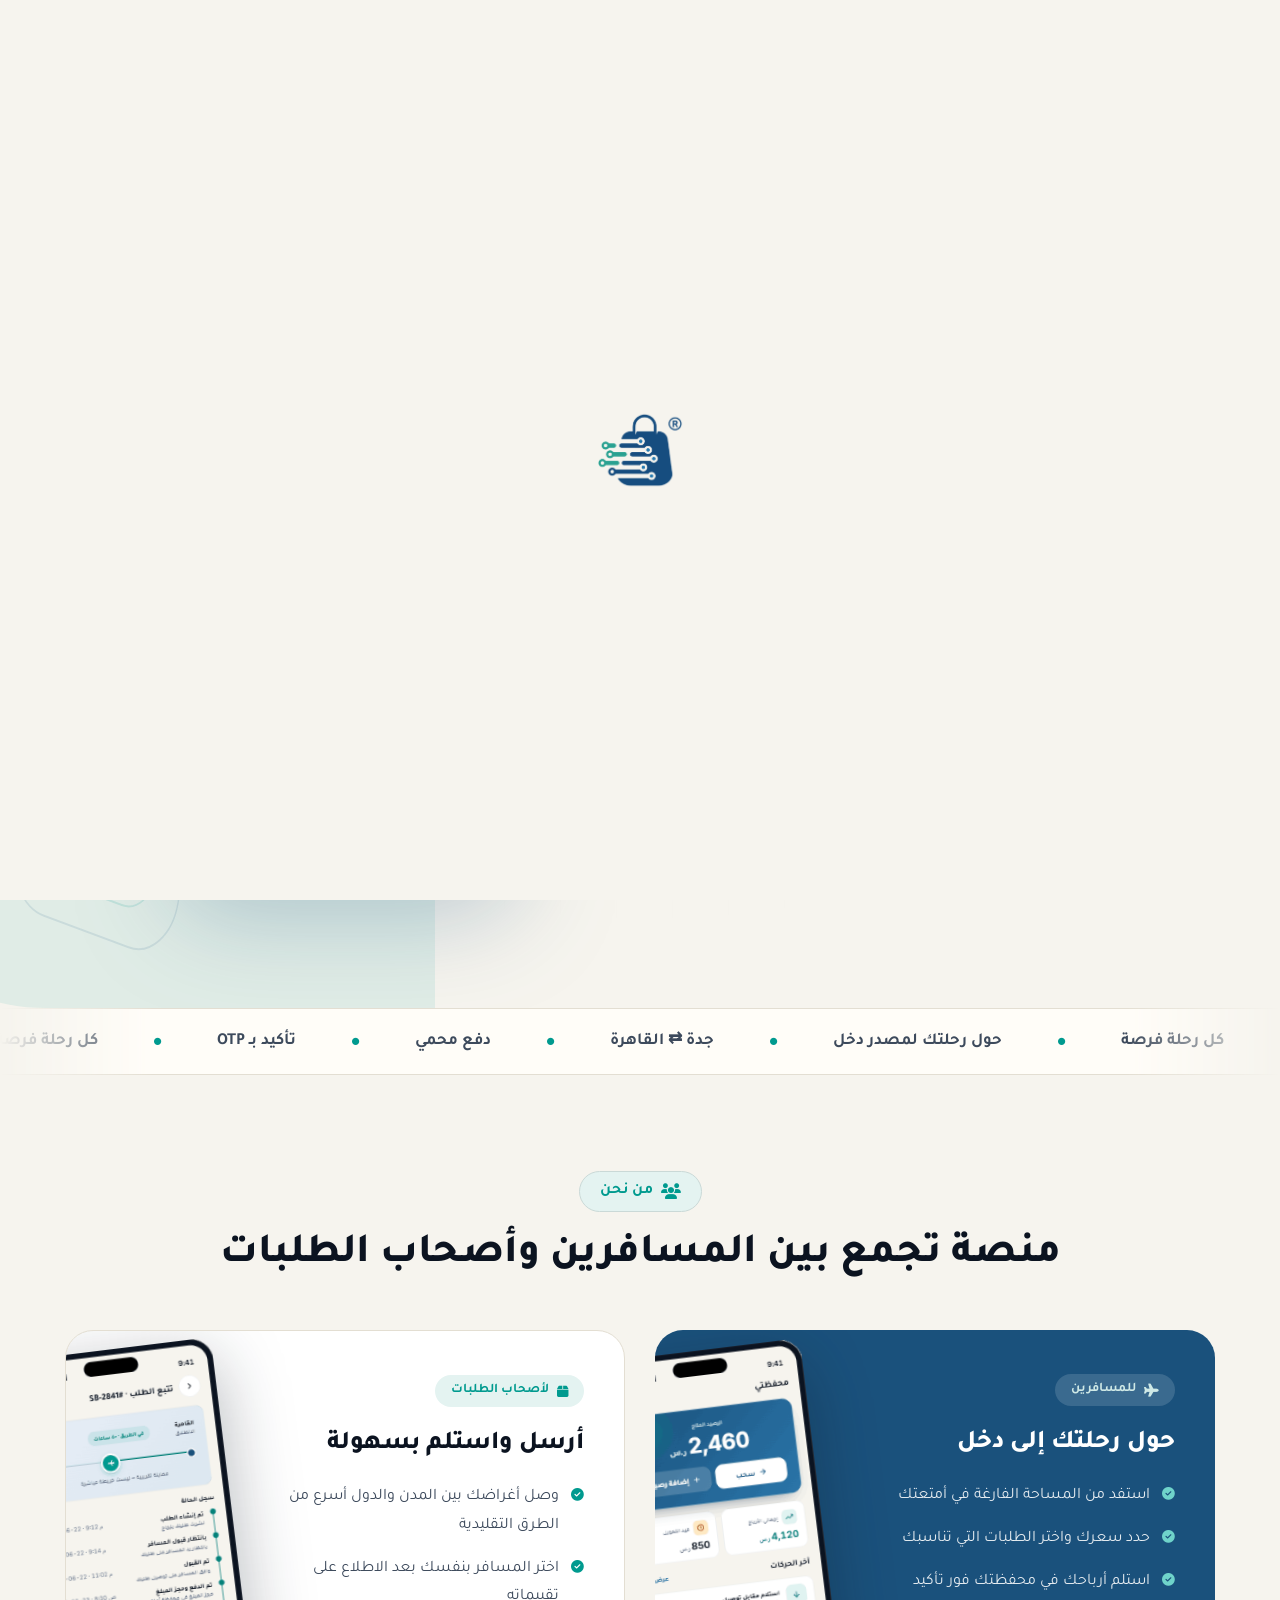
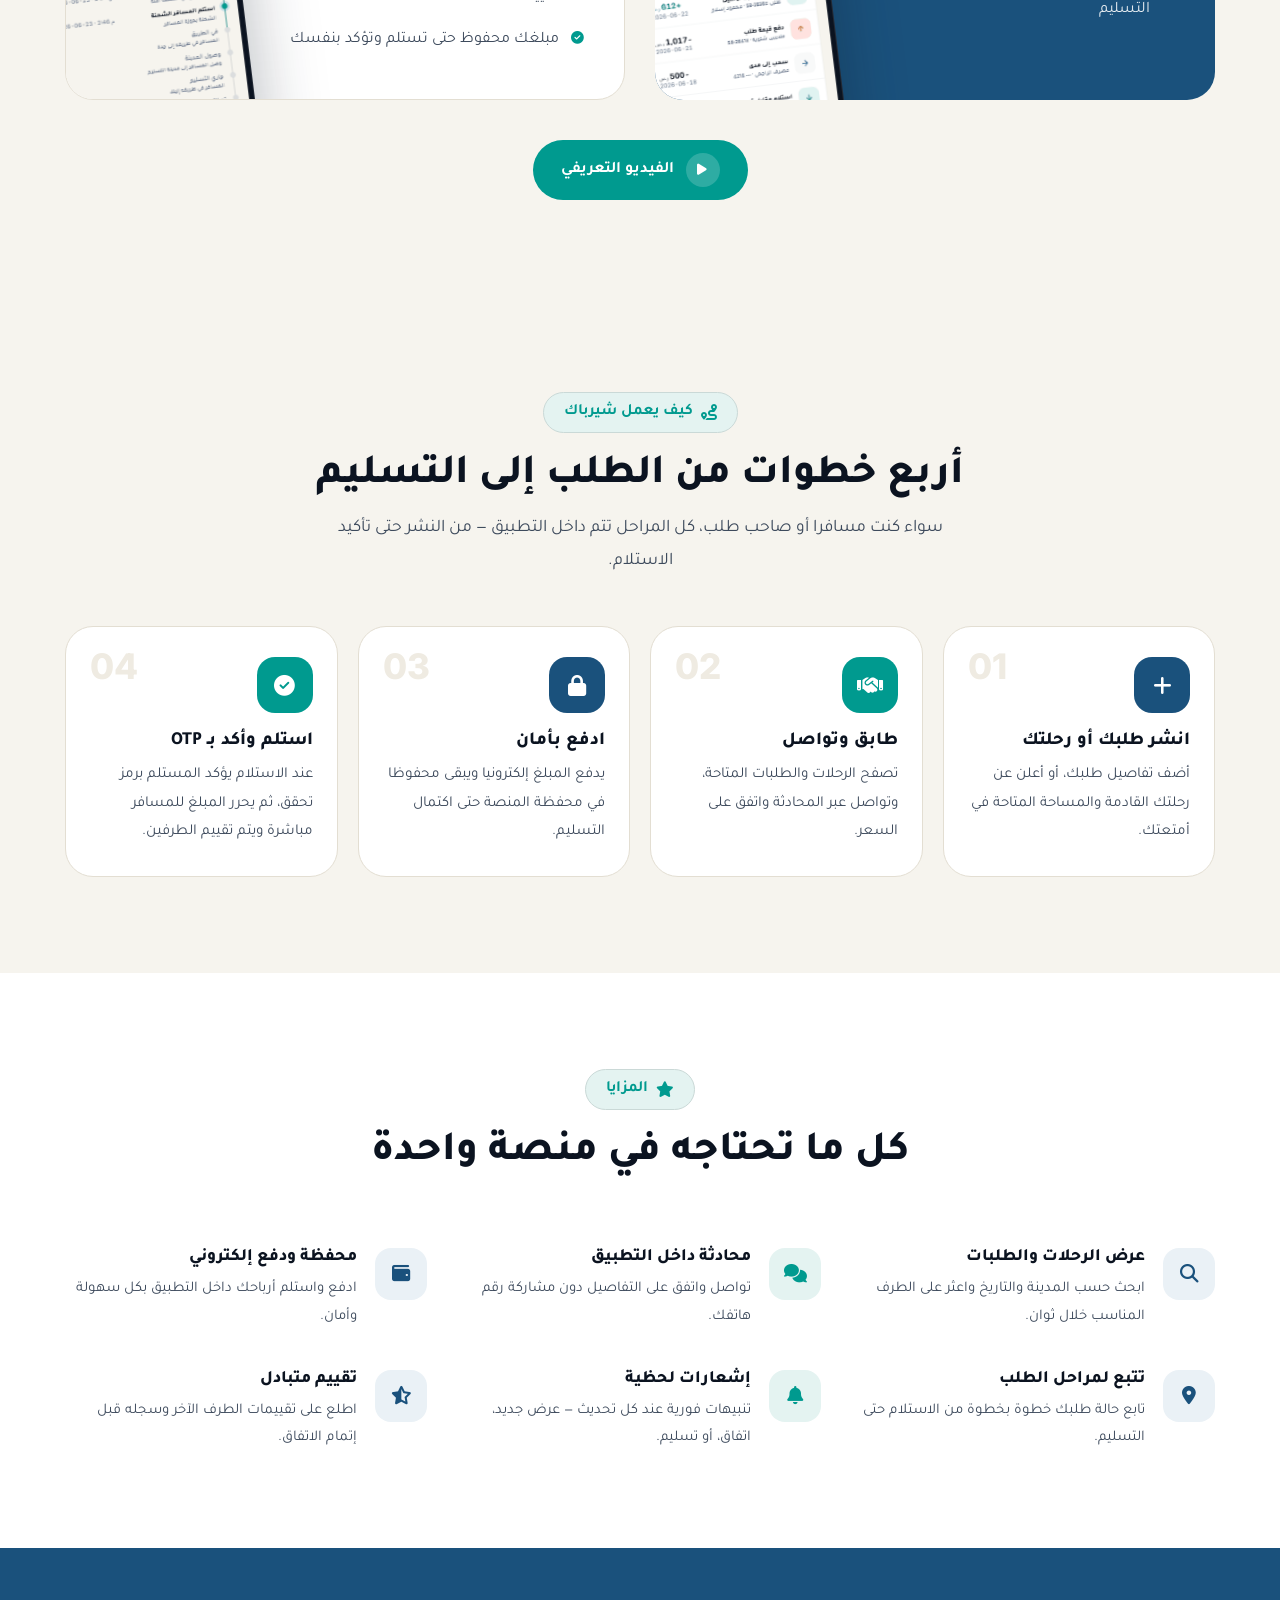
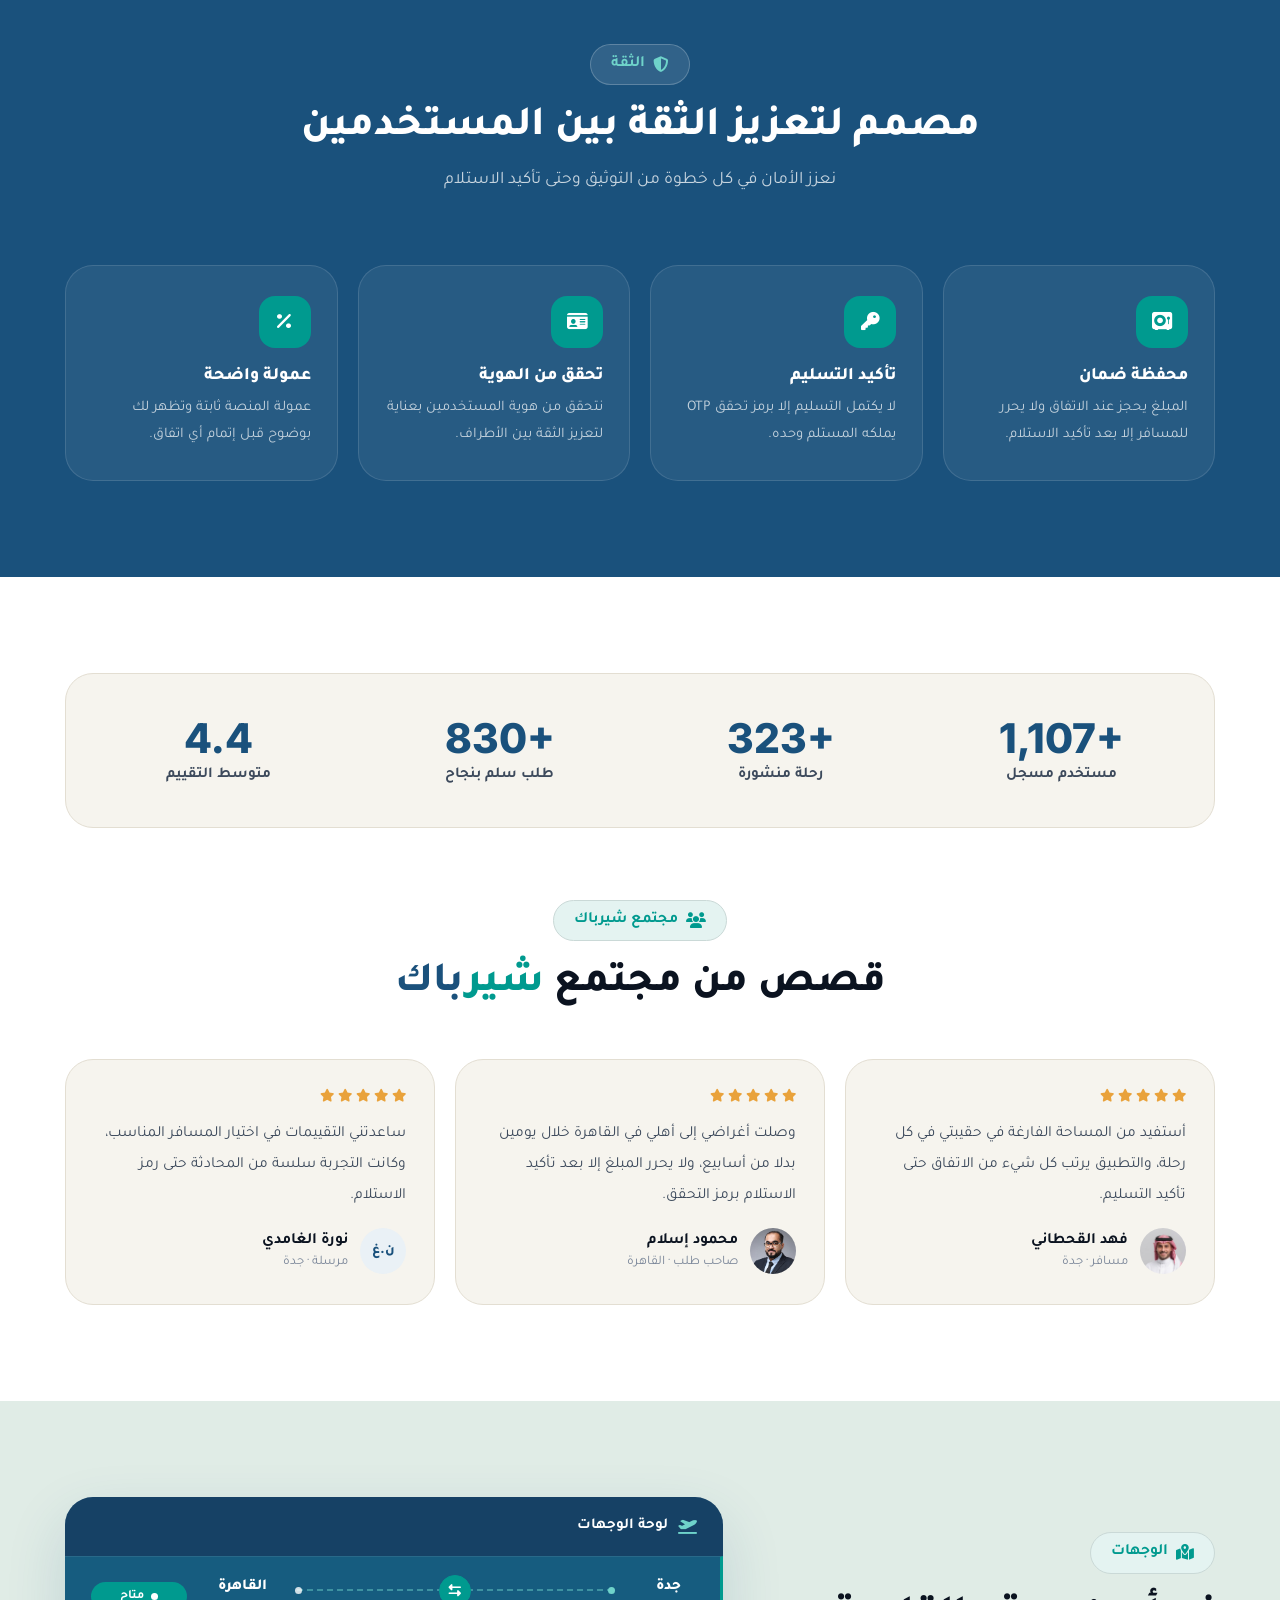
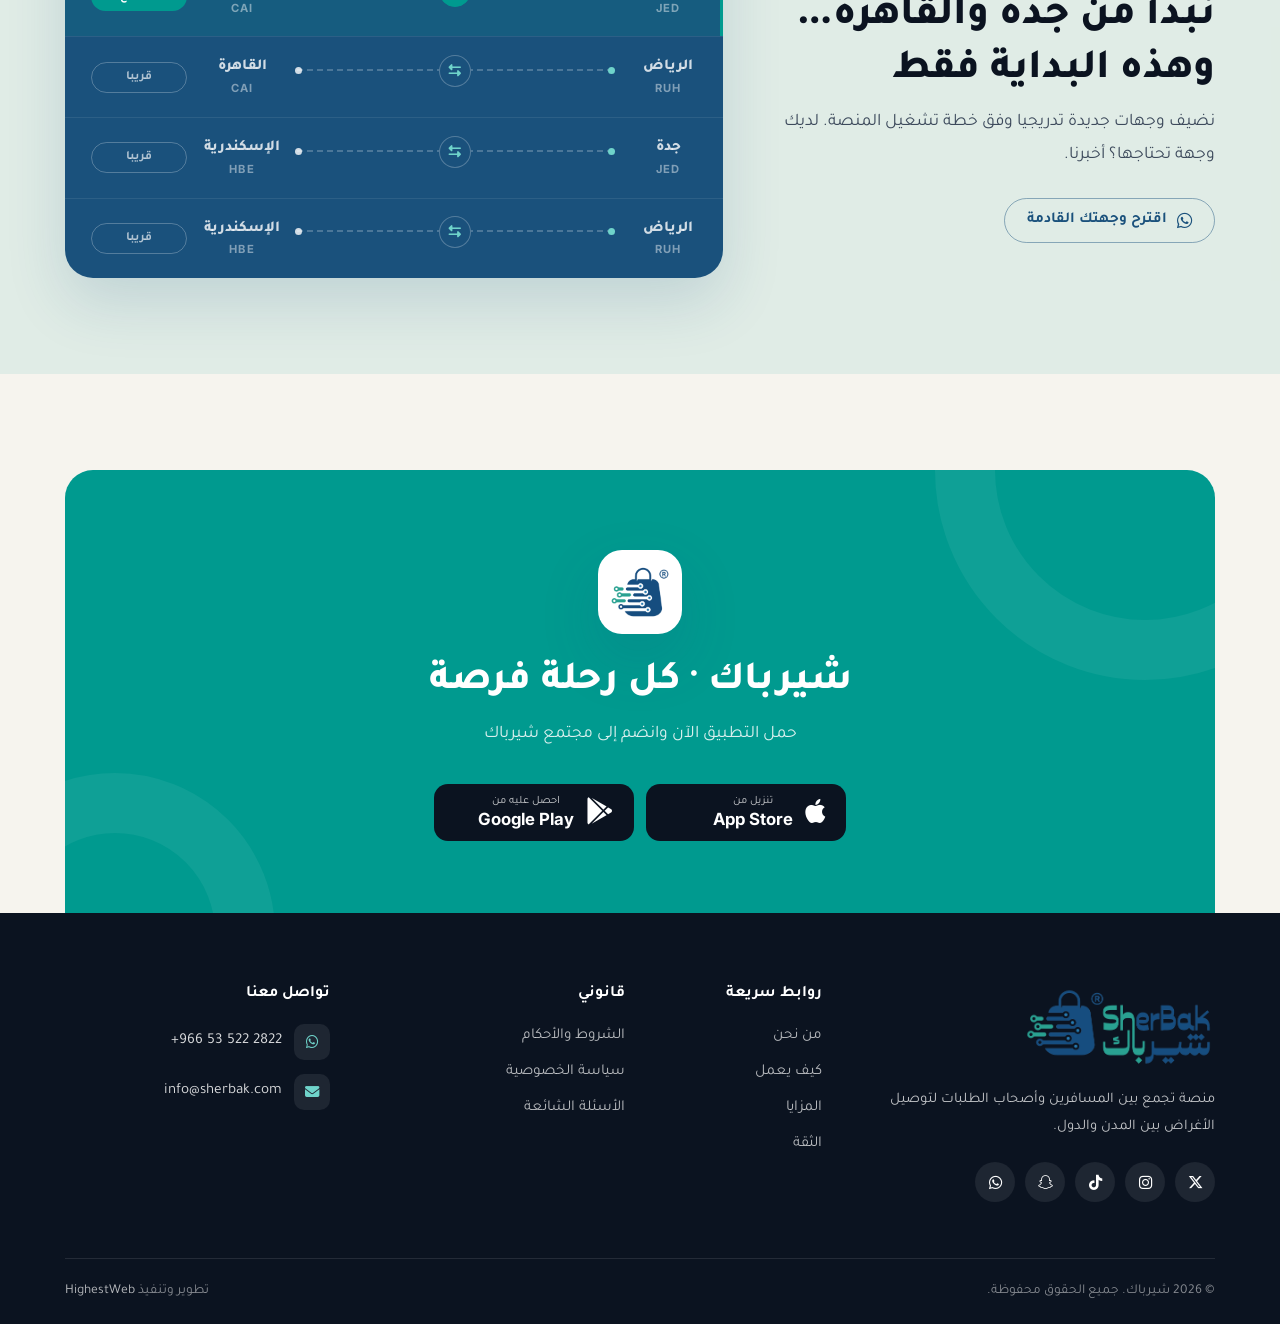
<file: index.html>
<!DOCTYPE html>
<html lang="ar" dir="rtl">
<head>
  <meta charset="utf-8">
  <meta name="viewport" content="width=device-width, initial-scale=1">
  <title>شيرباك - كل رحلة فرصة</title>
  <meta name="description" content="شيرباك منصة تجمع المسافرين بأصحاب الطلبات لتوصيل الأغراض بين المدن والدول بسرعة وسهولة">
  <meta name="theme-color" content="#1A517C">
  <link rel="canonical" href="https://sherbak.com/">

  <meta property="og:type" content="website">
  <meta property="og:site_name" content="شيرباك — SherBak">
  <meta property="og:title" content="شيرباك - كل رحلة فرصة">
  <meta property="og:description" content="شيرباك منصة تجمع المسافرين بأصحاب الطلبات لتوصيل الأغراض بين المدن والدول بسرعة وسهولة">
  <meta property="og:url" content="https://sherbak.com/">
  <meta property="og:image" content="https://sherbak.com/img/og-card.png">
  <meta property="og:image:width" content="1200">
  <meta property="og:image:height" content="630">
  <meta property="og:locale" content="ar_SA">
  <meta property="og:locale:alternate" content="en_US">
  <meta name="twitter:card" content="summary">
  <meta name="twitter:title" content="شيرباك - كل رحلة فرصة">
  <meta name="twitter:description" content="شيرباك منصة تجمع المسافرين بأصحاب الطلبات لتوصيل الأغراض بين المدن والدول بسرعة وسهولة">
  <meta name="twitter:image" content="https://sherbak.com/img/og-card.png">
  <link rel="preload" href="img/screens/11-home.png" as="image">
  <link rel="preload" href="fonts/tajawal/Tajawal-Regular.ttf" as="font" type="font/ttf" crossorigin>

  <link rel="icon" type="image/png" href="img/sherbak-icon.png">

  <link rel="stylesheet" href="css/fonts.css">
  <link rel="stylesheet" href="vendor/bootstrap/css/bootstrap.min.css">
  <link rel="stylesheet" href="vendor/font-awesome/css/all.min.css">
  <link rel="stylesheet" href="css/slick.css">
  <link rel="stylesheet" href="css/landing.css?v=16">

  <script type="application/ld+json">
  {
    "@context": "https://schema.org",
    "@graph": [
      {
        "@type": "Organization",
        "name": "شيرباك",
        "alternateName": "SherBak",
        "url": "https://sherbak.com/",
        "logo": "https://sherbak.com/img/sherbak-icon.png",
        "email": "info@sherbak.com",
        "slogan": "شيرباك · كل رحلة فرصة"
      },
      {
        "@type": "SoftwareApplication",
        "name": "شيرباك — SherBak",
        "operatingSystem": "iOS, Android",
        "applicationCategory": "TravelApplication",
        "description": "منصة تجمع بين المسافرين وأصحاب الطلبات لتوصيل الأغراض بين المدن والدول."
      }
    ]
  }
  </script>
</head>
<body>

  <template id="__bundler_thumbnail"><svg xmlns="http://www.w3.org/2000/svg" viewBox="0 0 100 100"><rect width="100" height="100" fill="#1A517C"></rect><circle cx="50" cy="50" r="26" fill="#009A8F"></circle><text x="50" y="58" font-size="22" font-weight="bold" fill="#fff" text-anchor="middle" font-family="sans-serif">شب</text></svg></template>

  <div class="page-loading" id="page_loading" aria-hidden="true"><img src="img/sherbak-icon-r.png" alt="" width="359" height="359"></div>

  <div class="scroll-progress"></div>

  <!-- ============ Navbar ============ -->
  <nav class="navbar-sherbak navbar-expand-lg" id="top">
    <div class="container">
      <div class="nav-inner">
        <a class="brand" href="#top" aria-label="SherBak">
          <img class="brand-full" src="img/sherbak-logo-r.png" alt="شيرباك — SherBak" width="863" height="376">
        </a>

        <div class="nav-links collapse navbar-collapse" id="navMenu">
          <a href="#audiences"><span class="L ar">من نحن</span><span class="L en">About us</span></a>
          <a href="#how"><span class="L ar">كيف يعمل</span><span class="L en">How it works</span></a>
          <a href="#features"><span class="L ar">المزايا</span><span class="L en">Features</span></a>
          <a href="#trust"><span class="L ar">الثقة</span><span class="L en">Trust</span></a>
          <a href="#routes"><span class="L ar">الوجهات</span><span class="L en">Routes</span></a>
        </div>

        <div class="nav-actions">
          <button type="button" class="lang-toggle" data-lang-toggle><span class="L ar">EN</span><span class="L en">عربي</span></button>
          <a class="btn-download" href="#download">
            <i class="fa-solid fa-mobile-screen-button"></i>
            <span class="L ar">حمل التطبيق</span><span class="L en">Get the app</span>
          </a>
          <button type="button" class="nav-burger" data-toggle="collapse" data-target="#navMenu" aria-controls="navMenu" aria-expanded="false" aria-label="Menu"><i class="fa-solid fa-bars"></i></button>
        </div>
      </div>
    </div>
  </nav>

  <!-- ============ Hero ============ -->
  <header class="hero" data-screen-label="Hero">
    <span class="hero-grid-fx" aria-hidden="true"></span>
    <div class="container">
      <div class="row align-items-center">
        <div class="col-lg-6">
          <div class="reveal in">
            <div class="route-arc">
            <svg viewBox="0 0 600 190" width="100%" aria-hidden="true">
              <path class="arc-path" id="arcPath" d="M 40 160 Q 300 10 560 160"></path>
              <g class="arc-plane">
                <g>
                  <path d="M 0 -7 L 3 -1 L 14 1 L 3 3 L 0 9 L -2 3 L -8 4 L -4 0 L -8 -3 L -2 -1 Z">
                    <animateTransform attributeName="transform" type="scale"
                      values="1 1;-1 1" keyTimes="0;0.5" calcMode="discrete"
                      dur="10s" repeatCount="indefinite"></animateTransform>
                  </path>
                </g>
                <animateMotion dur="10s" repeatCount="indefinite" rotate="auto"
                  keyPoints="0;1;0" keyTimes="0;0.5;1"
                  calcMode="spline" keySplines="0.45 0 0.55 1;0.45 0 0.55 1">
                  <mpath href="#arcPath"></mpath>
                </animateMotion>
              </g>
            </svg>
            <span class="arc-city start">
              <span class="dot"></span>
              <strong><span class="L ar">جدة</span><span class="L en">Jeddah</span></strong>
              <span>JED</span>
            </span>
            <span class="arc-city end">
              <span class="dot"></span>
              <strong><span class="L ar">القاهرة</span><span class="L en">Cairo</span></strong>
              <span>CAI</span>
            </span>
          </div>
            <h1 class="hero-headline"><span class="hero-rotator" id="hero_rotator"></span></h1>
            <p class="hero-body">
              <span class="L ar">شيرباك منصة تجمع المسافرين بأصحاب الطلبات لتوصيل الأغراض بين المدن والدول بسرعة وسهولة</span>
              <span class="L en">SherBak is a platform bringing travelers and senders together to move parcels between cities and countries, quickly and easily</span>
            </p>
            <div class="store-badges">
              <a class="store-badge" href="#" data-store-soon>
                <i class="fa-brands fa-apple"></i>
                <span class="sb-text">
                  <span class="sb-small"><span class="L ar">تنزيل من</span><span class="L en">Download on the</span></span>
                  <span class="sb-big">App Store</span>
                </span>
              </a>
              <a class="store-badge" href="#" data-store-soon>
                <i class="fa-brands fa-google-play"></i>
                <span class="sb-text">
                  <span class="sb-small"><span class="L ar">احصل عليه من</span><span class="L en">Get it on</span></span>
                  <span class="sb-big">Google Play</span>
                </span>
              </a>
            </div>
          </div>
        </div>
        <div class="col-lg-6">
          <div class="hero-phone reveal in" style="--d: 150ms;">
            <img class="phone-img" src="img/screens/11-home.png" alt="الشاشة الرئيسية لتطبيق شيرباك" width="840" height="1773">
            <button type="button" class="phone-video" data-toggle="modal" data-target="#ytPlayer">
              <span class="icon"><i class="fa-solid fa-play"></i></span>
              <span class="lbl"><span class="L ar">الفيديو التعريفي</span><span class="L en">Intro video</span></span>
            </button>
          </div>
        </div>
      </div>
    </div>
  </header>

  <!-- ============ Ticker ============ -->
  <div class="ticker-band" aria-hidden="true">
    <div class="ticker">
      <span class="L ar">كل رحلة فرصة <i class="fa-solid fa-circle"></i> حول رحلتك لمصدر دخل <i class="fa-solid fa-circle"></i> جدة ⇄ القاهرة <i class="fa-solid fa-circle"></i> دفع محمي <i class="fa-solid fa-circle"></i> تأكيد بـ OTP <i class="fa-solid fa-circle"></i></span>
      <span class="L ar">كل رحلة فرصة <i class="fa-solid fa-circle"></i> حول رحلتك لمصدر دخل <i class="fa-solid fa-circle"></i> جدة ⇄ القاهرة <i class="fa-solid fa-circle"></i> دفع محمي <i class="fa-solid fa-circle"></i> تأكيد بـ OTP <i class="fa-solid fa-circle"></i></span>
      <span class="L en">Every trip is an opportunity <i class="fa-solid fa-circle"></i> Turn your trip into income <i class="fa-solid fa-circle"></i> Jeddah ⇄ Cairo <i class="fa-solid fa-circle"></i> Protected payments <i class="fa-solid fa-circle"></i> OTP confirmation <i class="fa-solid fa-circle"></i></span>
      <span class="L en">Every trip is an opportunity <i class="fa-solid fa-circle"></i> Turn your trip into income <i class="fa-solid fa-circle"></i> Jeddah ⇄ Cairo <i class="fa-solid fa-circle"></i> Protected payments <i class="fa-solid fa-circle"></i> OTP confirmation <i class="fa-solid fa-circle"></i></span>
    </div>
  </div>

  <!-- ============ About us ============ -->
  <section id="audiences" data-screen-label="About us">
    <div class="container">
      <div class="section-head center reveal">
        <span class="eyebrow"><i class="fa-solid fa-users"></i><span class="L ar">من نحن</span><span class="L en">About us</span></span>
        <h2 class="section-title"><span class="L ar">منصة تجمع بين المسافرين وأصحاب الطلبات</span><span class="L en">A platform bringing travelers and senders together</span></h2>
      </div>
      <div class="row">
        <div class="col-lg-6 mb-4 mb-lg-0">
          <div class="aud-card traveler reveal slide-start">
            <span class="aud-tag"><i class="fa-solid fa-plane"></i><span class="L ar">للمسافرين</span><span class="L en">For travelers</span></span>
            <div class="aud-body">
              <h3><span class="L ar">حول رحلتك إلى دخل</span><span class="L en">Turn your trip into income</span></h3>
              <ul class="aud-list">
                <li><i class="fa-solid fa-circle-check"></i><span><span class="L ar">استفد من المساحة الفارغة في أمتعتك</span><span class="L en">Monetize the empty space in your luggage</span></span></li>
                <li><i class="fa-solid fa-circle-check"></i><span><span class="L ar">حدد سعرك واختر الطلبات التي تناسبك</span><span class="L en">Set your price and pick the requests that suit you</span></span></li>
                <li><i class="fa-solid fa-circle-check"></i><span><span class="L ar">استلم أرباحك في محفظتك فور تأكيد التسليم</span><span class="L en">Get paid to your wallet the moment delivery is confirmed</span></span></li>
              </ul>
            </div>
            <img class="aud-shot" src="img/screens/36-wallet.png" alt="شاشة المحفظة" width="238" height="489">
          </div>
        </div>
        <div class="col-lg-6">
          <div class="aud-card sender reveal slide-end" style="--d: 120ms;">
            <span class="aud-tag"><i class="fa-solid fa-box"></i><span class="L ar">لأصحاب الطلبات</span><span class="L en">For senders</span></span>
            <div class="aud-body">
              <h3><span class="L ar">أرسل واستلم بسهولة</span><span class="L en">Send and receive with ease</span></h3>
              <ul class="aud-list">
                <li><i class="fa-solid fa-circle-check"></i><span><span class="L ar">وصل أغراضك بين المدن والدول أسرع من الطرق التقليدية</span><span class="L en">Move items between cities and countries faster than traditional methods</span></span></li>
                <li><i class="fa-solid fa-circle-check"></i><span><span class="L ar">اختر المسافر بنفسك بعد الاطلاع على تقييماته</span><span class="L en">Choose your traveler yourself after reviewing their ratings</span></span></li>
                <li><i class="fa-solid fa-circle-check"></i><span><span class="L ar">مبلغك محفوظ حتى تستلم وتؤكد بنفسك</span><span class="L en">Your money is held until you receive and confirm</span></span></li>
              </ul>
            </div>
            <img class="aud-shot" src="img/screens/26-tracking.png" alt="شاشة التتبع" width="238" height="489">
          </div>
        </div>
      </div>
      <div class="about-video reveal">
        <button type="button" class="content-video" data-toggle="modal" data-target="#ytPlayer">
          <span class="icon"><i class="fa-solid fa-play"></i></span>
          <span><span class="L ar">الفيديو التعريفي</span><span class="L en">Intro video</span></span>
        </button>
      </div>
    </div>
  </section>


  <!-- ============ How it works ============ -->
  <section id="how" data-screen-label="How it works">
    <div class="container">
      <div class="section-head center reveal">
        <span class="eyebrow"><i class="fa-solid fa-route"></i><span class="L ar">كيف يعمل شيرباك</span><span class="L en">How SherBak works</span></span>
        <h2 class="section-title"><span class="L ar">أربع خطوات من الطلب إلى التسليم</span><span class="L en">Four steps from request to delivery</span></h2>
        <p class="section-lead"><span class="L ar">سواء كنت مسافرا أو صاحب طلب، كل المراحل تتم داخل التطبيق — من النشر حتى تأكيد الاستلام.</span><span class="L en">Traveler or sender, everything happens in the app — from posting to confirmed hand-off.</span></p>
      </div>

      <div class="steps-grid">
        <div class="step-card reveal">
          <span class="step-num">01</span>
          <span class="step-icon"><i class="fa-solid fa-plus"></i></span>
          <h3><span class="L ar">انشر طلبك أو رحلتك</span><span class="L en">Post a request or a trip</span></h3>
          <p><span class="L ar">أضف تفاصيل طلبك، أو أعلن عن رحلتك القادمة والمساحة المتاحة في أمتعتك.</span><span class="L en">Add your parcel details, or list your upcoming trip and spare luggage space.</span></p>
        </div>
        <div class="step-card reveal" style="--d: 90ms;">
          <span class="step-num">02</span>
          <span class="step-icon"><i class="fa-solid fa-handshake"></i></span>
          <h3><span class="L ar">طابق وتواصل</span><span class="L en">Match and chat</span></h3>
          <p><span class="L ar">تصفح الرحلات والطلبات المتاحة، وتواصل عبر المحادثة واتفق على السعر.</span><span class="L en">Browse available trips and requests, chat in-app and agree on a price.</span></p>
        </div>
        <div class="step-card reveal" style="--d: 180ms;">
          <span class="step-num">03</span>
          <span class="step-icon"><i class="fa-solid fa-lock"></i></span>
          <h3><span class="L ar">ادفع بأمان</span><span class="L en">Pay securely</span></h3>
          <p><span class="L ar">يدفع المبلغ إلكترونيا ويبقى محفوظا في محفظة المنصة حتى اكتمال التسليم.</span><span class="L en">Pay electronically — funds stay held in the platform wallet until delivery is complete.</span></p>
        </div>
        <div class="step-card reveal" style="--d: 270ms;">
          <span class="step-num">04</span>
          <span class="step-icon"><i class="fa-solid fa-circle-check"></i></span>
          <h3><span class="L ar">استلم وأكد بـ OTP</span><span class="L en">Receive and confirm via OTP</span></h3>
          <p><span class="L ar">عند الاستلام يؤكد المستلم برمز تحقق، ثم يحرر المبلغ للمسافر مباشرة ويتم تقييم الطرفين.</span><span class="L en">At hand-off the receiver confirms with a one-time code, funds are released to the traveler, and both parties rate each other.</span></p>
        </div>
      </div>
    </div>
  </section>

  <!-- ============ Features ============ -->
  <section id="features" class="features-section" data-screen-label="Features">
    <div class="container">
      <div class="section-head center reveal">
        <span class="eyebrow"><i class="fa-solid fa-star"></i><span class="L ar">المزايا</span><span class="L en">Features</span></span>
        <h2 class="section-title"><span class="L ar">كل ما تحتاجه في منصة واحدة</span><span class="L en">Everything you need in one platform</span></h2>
      </div>

      <div class="features-grid">
        <div class="feature reveal">
          <span class="feature-icon"><i class="fa-solid fa-magnifying-glass"></i></span>
          <div>
            <h3><span class="L ar">عرض الرحلات والطلبات</span><span class="L en">Browse trips &amp; requests</span></h3>
            <p><span class="L ar">ابحث حسب المدينة والتاريخ واعثر على الطرف المناسب خلال ثوان.</span><span class="L en">Search by city and date to find the right match in seconds.</span></p>
          </div>
        </div>
        <div class="feature reveal" style="--d: 80ms;">
          <span class="feature-icon"><i class="fa-solid fa-comments"></i></span>
          <div>
            <h3><span class="L ar">محادثة داخل التطبيق</span><span class="L en">In-app chat</span></h3>
            <p><span class="L ar">تواصل واتفق على التفاصيل دون مشاركة رقم هاتفك.</span><span class="L en">Negotiate details without sharing your phone number.</span></p>
          </div>
        </div>
        <div class="feature reveal" style="--d: 160ms;">
          <span class="feature-icon"><i class="fa-solid fa-wallet"></i></span>
          <div>
            <h3><span class="L ar">محفظة ودفع إلكتروني</span><span class="L en">Wallet &amp; e-payments</span></h3>
            <p><span class="L ar">ادفع واستلم أرباحك داخل التطبيق بكل سهولة وأمان.</span><span class="L en">Pay and withdraw earnings inside the app, safely.</span></p>
          </div>
        </div>
        <div class="feature reveal">
          <span class="feature-icon"><i class="fa-solid fa-location-dot"></i></span>
          <div>
            <h3><span class="L ar">تتبع لمراحل الطلب</span><span class="L en">Order stage tracking</span></h3>
            <p><span class="L ar">تابع حالة طلبك خطوة بخطوة من الاستلام حتى التسليم.</span><span class="L en">Follow your order step by step from pickup to delivery.</span></p>
          </div>
        </div>
        <div class="feature reveal" style="--d: 80ms;">
          <span class="feature-icon"><i class="fa-solid fa-bell"></i></span>
          <div>
            <h3><span class="L ar">إشعارات لحظية</span><span class="L en">Instant notifications</span></h3>
            <p><span class="L ar">تنبيهات فورية عند كل تحديث — عرض جديد، اتفاق، أو تسليم.</span><span class="L en">Real-time alerts for every update — new offers, agreements, deliveries.</span></p>
          </div>
        </div>
        <div class="feature reveal" style="--d: 160ms;">
          <span class="feature-icon"><i class="fa-solid fa-star-half-stroke"></i></span>
          <div>
            <h3><span class="L ar">تقييم متبادل</span><span class="L en">Mutual ratings</span></h3>
            <p><span class="L ar">اطلع على تقييمات الطرف الآخر وسجله قبل إتمام الاتفاق.</span><span class="L en">See the other party's ratings and history before you agree.</span></p>
          </div>
        </div>
      </div>
    </div>
  </section>

  <!-- ============ Trust & safety ============ -->
  <section id="trust" class="trust-section" data-screen-label="Trust and safety">
    <div class="container">
      <div class="section-head center reveal">
        <span class="eyebrow"><i class="fa-solid fa-shield-halved"></i><span class="L ar">الثقة</span><span class="L en">Trust</span></span>
        <h2 class="section-title"><span class="L ar">مصمم لتعزيز الثقة بين المستخدمين</span><span class="L en">Designed to build trust between users</span></h2>
        <p class="section-lead"><span class="L ar">نعزز الأمان في كل خطوة من التوثيق وحتى تأكيد الاستلام</span><span class="L en">We reinforce safety at every step — from verification to delivery confirmation</span></p>
      </div>

      <div class="trust-grid">
        <div class="trust-card reveal">
          <span class="trust-icon"><i class="fa-solid fa-vault"></i></span>
          <h3><span class="L ar">محفظة ضمان</span><span class="L en">Escrow wallet</span></h3>
          <p><span class="L ar">المبلغ يحجز عند الاتفاق ولا يحرر للمسافر إلا بعد تأكيد الاستلام.</span><span class="L en">Funds are held at agreement and only released to the traveler after confirmed receipt.</span></p>
        </div>
        <div class="trust-card reveal" style="--d: 90ms;">
          <span class="trust-icon"><i class="fa-solid fa-key"></i></span>
          <h3><span class="L ar">تأكيد التسليم</span><span class="L en">Delivery confirmation</span></h3>
          <p><span class="L ar">لا يكتمل التسليم إلا برمز تحقق OTP يملكه المستلم وحده.</span><span class="L en">Delivery only completes with a one-time code held by the receiver alone.</span></p>
        </div>
        <div class="trust-card reveal" style="--d: 180ms;">
          <span class="trust-icon"><i class="fa-solid fa-id-card"></i></span>
          <h3><span class="L ar">تحقق من الهوية</span><span class="L en">Identity verification</span></h3>
          <p><span class="L ar">نتحقق من هوية المستخدمين بعناية لتعزيز الثقة بين الأطراف.</span><span class="L en">Users are identity-verified per platform requirements to build trust between parties.</span></p>
        </div>
        <div class="trust-card reveal" style="--d: 270ms;">
          <span class="trust-icon"><i class="fa-solid fa-percent"></i></span>
          <h3><span class="L ar">عمولة واضحة</span><span class="L en">Transparent fee</span></h3>
          <p><span class="L ar">عمولة المنصة ثابتة وتظهر لك بوضوح قبل إتمام أي اتفاق.</span><span class="L en">A flat platform fee, shown clearly before you complete any agreement.</span></p>
        </div>
      </div>
    </div>
  </section>

  <!-- ============ Stats & testimonials ============ -->
  <section id="community" class="social-proof-section" data-screen-label="Stats and testimonials">
    <div class="container">
      <div class="stats-row reveal">
        <div class="stat">
          <span class="stat-number" data-count="1,200+">1,200+</span>
          <span class="stat-label"><span class="L ar">مستخدم مسجل</span><span class="L en">Registered users</span></span>
        </div>
        <div class="stat">
          <span class="stat-number" data-count="350+">350+</span>
          <span class="stat-label"><span class="L ar">رحلة منشورة</span><span class="L en">Trips posted</span></span>
        </div>
        <div class="stat">
          <span class="stat-number" data-count="900+">900+</span>
          <span class="stat-label"><span class="L ar">طلب سلم بنجاح</span><span class="L en">Requests delivered</span></span>
        </div>
        <div class="stat">
          <span class="stat-number" data-count="4.8">4.8</span>
          <span class="stat-label"><span class="L ar">متوسط التقييم</span><span class="L en">Average rating</span></span>
        </div>
      </div>

      <div class="section-head center reveal">
        <span class="eyebrow"><i class="fa-solid fa-users"></i><span class="L ar">مجتمع شيرباك</span><span class="L en">Our community</span></span>
        <h2 class="section-title"><span class="L ar">قصص من مجتمع <span class="sher-w">شير</span><span class="bak-w">باك</span></span><span class="L en">Stories from the <span class="sher-w">Sher</span><span class="bak-w">Bak</span> community</span></h2>
      </div>

      <div class="testi-grid">
        <figure class="testi-card reveal">
          <div class="testi-stars" aria-hidden="true"><i class="fa-solid fa-star"></i><i class="fa-solid fa-star"></i><i class="fa-solid fa-star"></i><i class="fa-solid fa-star"></i><i class="fa-solid fa-star"></i></div>
          <blockquote class="testi-text">
            <span class="L ar">أستفيد من المساحة الفارغة في حقيبتي في كل رحلة، والتطبيق يرتب كل شيء من الاتفاق حتى تأكيد التسليم.</span>
            <span class="L en">Every trip, the empty space in my luggage pays off — the app handles everything from agreement to delivery confirmation.</span>
          </blockquote>
          <figcaption class="testi-person">
            <img class="testi-avatar" src="img/avatars/fahad.jpg" alt="فهد القحطاني" width="200" height="200">
            <span>
              <strong><span class="L ar">فهد القحطاني</span><span class="L en">Fahad Al-Qahtani</span></strong>
              <span class="testi-role"><span class="L ar">مسافر · جدة</span><span class="L en">Traveler · Jeddah</span></span>
            </span>
          </figcaption>
        </figure>

        <figure class="testi-card reveal" style="--d: 100ms;">
          <div class="testi-stars" aria-hidden="true"><i class="fa-solid fa-star"></i><i class="fa-solid fa-star"></i><i class="fa-solid fa-star"></i><i class="fa-solid fa-star"></i><i class="fa-solid fa-star"></i></div>
          <blockquote class="testi-text">
            <span class="L ar">وصلت أغراضي إلى أهلي في القاهرة خلال يومين بدلا من أسابيع، ولا يحرر المبلغ إلا بعد تأكيد الاستلام برمز التحقق.</span>
            <span class="L en">My items reached my family in Cairo in two days instead of weeks — and funds are only released after OTP confirmation.</span>
          </blockquote>
          <figcaption class="testi-person">
            <img class="testi-avatar" src="img/avatars/mahmoud.jpg" alt="محمود إسلام" width="319" height="319">
            <span>
              <strong><span class="L ar">محمود إسلام</span><span class="L en">Mahmoud Islam</span></strong>
              <span class="testi-role"><span class="L ar">صاحب طلب · القاهرة</span><span class="L en">Sender · Cairo</span></span>
            </span>
          </figcaption>
        </figure>

        <figure class="testi-card reveal" style="--d: 200ms;">
          <div class="testi-stars" aria-hidden="true"><i class="fa-solid fa-star"></i><i class="fa-solid fa-star"></i><i class="fa-solid fa-star"></i><i class="fa-solid fa-star"></i><i class="fa-solid fa-star"></i></div>
          <blockquote class="testi-text">
            <span class="L ar">ساعدتني التقييمات في اختيار المسافر المناسب، وكانت التجربة سلسة من المحادثة حتى رمز الاستلام.</span>
            <span class="L en">Ratings helped me pick the right traveler — a smooth experience from chat to pickup code.</span>
          </blockquote>
          <figcaption class="testi-person">
            <span class="testi-initials"><span class="L ar">ن.غ</span><span class="L en">NG</span></span>
            <span>
              <strong><span class="L ar">نورة الغامدي</span><span class="L en">Noura Al-Ghamdi</span></strong>
              <span class="testi-role"><span class="L ar">مرسلة · جدة</span><span class="L en">Sender · Jeddah</span></span>
            </span>
          </figcaption>
        </figure>
      </div>
    </div>
  </section>

  <!-- ============ Routes ============ -->
  <section id="routes" class="routes-section" data-screen-label="Routes">
    <div class="container">
      <div class="row align-items-center">
        <div class="col-lg-5 mb-5 mb-lg-0">
          <div class="section-head routes-head reveal">
            <span class="eyebrow"><i class="fa-solid fa-map-location-dot"></i><span class="L ar">الوجهات</span><span class="L en">Routes</span></span>
            <h2 class="section-title"><span class="L ar">نبدأ من جدة والقاهرة…<br>وهذه البداية فقط</span><span class="L en">Starting with Jeddah &amp; Cairo…<br>and that's just the beginning</span></h2>
            <p class="section-lead"><span class="L ar">نضيف وجهات جديدة تدريجيا وفق خطة تشغيل المنصة. لديك وجهة تحتاجها؟ أخبرنا.</span><span class="L en">New corridors open gradually as the platform grows. Need a specific route? Tell us.</span></p>
            <a class="suggest-route" href="https://wa.me/966535222822?text=%D8%A7%D9%84%D8%B3%D9%84%D8%A7%D9%85%20%D8%B9%D9%84%D9%8A%D9%83%D9%85%0A%0A%D9%84%D8%AF%D9%8A%20%D8%A5%D9%82%D8%AA%D8%B1%D8%A7%D8%AD%20%D9%84%D9%84%D9%88%D8%AC%D9%87%D8%A9%20%D8%A7%D9%84%D9%82%D8%A7%D8%AF%D9%85%D8%A9" target="_blank" rel="noopener">
              <i class="fa-brands fa-whatsapp"></i>
              <span class="L ar">اقترح وجهتك القادمة</span><span class="L en">Suggest your next route</span>
            </a>
          </div>
        </div>
        <div class="col-lg-7">
          <div class="routes-board reveal" style="--d: 120ms;">
            <div class="board-head">
              <span class="board-title"><i class="fa-solid fa-plane-departure"></i><span class="L ar">لوحة الوجهات</span><span class="L en">Route board</span></span>
            </div>
            <div class="board-row active">
              <span class="route-end">
                <span class="route-city"><span class="L ar">جدة</span><span class="L en">Jeddah</span></span>
                <span class="route-code">JED</span>
              </span>
              <span class="route-line"><i class="fa-solid fa-right-left"></i></span>
              <span class="route-end">
                <span class="route-city"><span class="L ar">القاهرة</span><span class="L en">Cairo</span></span>
                <span class="route-code">CAI</span>
              </span>
              <span class="route-status"><span class="L ar">متاح</span><span class="L en">Live</span></span>
            </div>
            <div class="board-row soon">
              <span class="route-end">
                <span class="route-city"><span class="L ar">الرياض</span><span class="L en">Riyadh</span></span>
                <span class="route-code">RUH</span>
              </span>
              <span class="route-line"><i class="fa-solid fa-right-left"></i></span>
              <span class="route-end">
                <span class="route-city"><span class="L ar">القاهرة</span><span class="L en">Cairo</span></span>
                <span class="route-code">CAI</span>
              </span>
              <span class="route-status"><span class="L ar">قريبا</span><span class="L en">Soon</span></span>
            </div>
            <div class="board-row soon">
              <span class="route-end">
                <span class="route-city"><span class="L ar">جدة</span><span class="L en">Jeddah</span></span>
                <span class="route-code">JED</span>
              </span>
              <span class="route-line"><i class="fa-solid fa-right-left"></i></span>
              <span class="route-end">
                <span class="route-city"><span class="L ar">الإسكندرية</span><span class="L en">Alexandria</span></span>
                <span class="route-code">HBE</span>
              </span>
              <span class="route-status"><span class="L ar">قريبا</span><span class="L en">Soon</span></span>
            </div>
            <div class="board-row soon">
              <span class="route-end">
                <span class="route-city"><span class="L ar">الرياض</span><span class="L en">Riyadh</span></span>
                <span class="route-code">RUH</span>
              </span>
              <span class="route-line"><i class="fa-solid fa-right-left"></i></span>
              <span class="route-end">
                <span class="route-city"><span class="L ar">الإسكندرية</span><span class="L en">Alexandria</span></span>
                <span class="route-code">HBE</span>
              </span>
              <span class="route-status"><span class="L ar">قريبا</span><span class="L en">Soon</span></span>
            </div>
          </div>
        </div>
      </div>
    </div>
  </section>

  <!-- ============ Download CTA ============ -->
  <section id="download" class="cta-section" data-screen-label="Download CTA">
    <div class="container">
      <div class="cta-band reveal">
        <img class="cta-icon" src="img/sherbak-icon-r.png" alt="أيقونة شيرباك" width="359" height="359">
        <h2><span class="L ar">شيرباك · كل رحلة فرصة</span><span class="L en">SherBak · Every trip is an opportunity</span></h2>
        <p><span class="L ar">حمل التطبيق الآن وانضم إلى مجتمع شيرباك</span><span class="L en">Download the app now and join the SherBak community</span></p>
        <div class="store-badges">
          <a class="store-badge" href="#" data-store-soon>
            <i class="fa-brands fa-apple"></i>
            <span class="sb-text">
              <span class="sb-small"><span class="L ar">تنزيل من</span><span class="L en">Download on the</span></span>
              <span class="sb-big">App Store</span>
            </span>
          </a>
          <a class="store-badge" href="#" data-store-soon>
            <i class="fa-brands fa-google-play"></i>
            <span class="sb-text">
              <span class="sb-small"><span class="L ar">احصل عليه من</span><span class="L en">Get it on</span></span>
              <span class="sb-big">Google Play</span>
            </span>
          </a>
        </div>
      </div>
    </div>
  </section>

  <!-- ============ Footer ============ -->
  <footer class="footer" data-screen-label="Footer">
    <div class="container">
      <div class="row">
        <div class="col-lg-4 col-md-6 mb-5 mb-lg-0 footer-brand">
          <img src="img/sherbak-logo-r.png" alt="شعار شيرباك" width="863" height="376">
          <p><span class="L ar">منصة تجمع بين المسافرين وأصحاب الطلبات لتوصيل الأغراض بين المدن والدول.</span><span class="L en">A platform bringing travelers and senders together to move parcels between cities and countries.</span></p>
          <div class="social-row">
            <a href="https://x.com/sherbakapp" target="_blank" rel="noopener" aria-label="X"><i class="fa-brands fa-x-twitter"></i></a>
            <a href="https://www.instagram.com/sherbakapp" target="_blank" rel="noopener" aria-label="Instagram"><i class="fa-brands fa-instagram"></i></a>
            <a href="https://www.tiktok.com/@sherbakapp" target="_blank" rel="noopener" aria-label="TikTok"><i class="fa-brands fa-tiktok"></i></a>
            <a href="https://www.snapchat.com/add/sherbakapp" target="_blank" rel="noopener" aria-label="Snapchat"><i class="fa-brands fa-snapchat"></i></a>
            <a href="https://wa.me/966535222822" target="_blank" rel="noopener" aria-label="WhatsApp"><i class="fa-brands fa-whatsapp"></i></a>
          </div>
        </div>
        <div class="col-lg-2 col-md-6 mb-5 mb-lg-0">
          <h4><span class="L ar">روابط سريعة</span><span class="L en">Quick links</span></h4>
          <ul class="footer-links">
            <li><a href="#audiences"><span class="L ar">من نحن</span><span class="L en">About us</span></a></li>
            <li><a href="#how"><span class="L ar">كيف يعمل</span><span class="L en">How it works</span></a></li>
            <li><a href="#features"><span class="L ar">المزايا</span><span class="L en">Features</span></a></li>
            <li><a href="#trust"><span class="L ar">الثقة</span><span class="L en">Trust</span></a></li>
          </ul>
        </div>
        <div class="col-lg-3 col-md-6 mb-5 mb-md-0">
          <h4><span class="L ar">قانوني</span><span class="L en">Legal</span></h4>
          <ul class="footer-links">
            <li><a href="terms.html"><span class="L ar">الشروط والأحكام</span><span class="L en">Terms &amp; conditions</span></a></li>
            <li><a href="privacy.html"><span class="L ar">سياسة الخصوصية</span><span class="L en">Privacy policy</span></a></li>
            <li><a href="faq.html"><span class="L ar">الأسئلة الشائعة</span><span class="L en">FAQ</span></a></li>
          </ul>
        </div>
        <div class="col-lg-3 col-md-6">
          <h4><span class="L ar">تواصل معنا</span><span class="L en">Contact us</span></h4>
          <ul class="footer-contact">
            <li>
              <i class="fa-brands fa-whatsapp"></i>
              <a href="https://wa.me/966535222822">+966 53 522 2822</a>
            </li>
            <li>
              <i class="fa-solid fa-envelope"></i>
              <a href="mailto:info@sherbak.com">info@sherbak.com</a>
            </li>
          </ul>
        </div>
      </div>

      <div class="footer-bottom">
        <span><span class="L ar">© 2026 شيرباك. جميع الحقوق محفوظة.</span><span class="L en">© 2026 SherBak. All rights reserved.</span></span>
        <span><span class="L ar">تطوير وتنفيذ</span><span class="L en">Developed by</span> <a href="https://highestweb.com" target="_blank" rel="noopener">HighestWeb</a></span>
      </div>
    </div>
  </footer>

  <button type="button" class="back-top" aria-label="العودة للأعلى"><i class="fa-solid fa-arrow-up"></i></button>

  <div class="soon-modal" id="soon_modal" role="dialog" aria-modal="true" aria-hidden="true">
    <div class="soon-backdrop" data-soon-close></div>
    <div class="soon-box">
      <img src="img/sherbak-icon.png" alt="شيرباك" width="927" height="927">
      <h3><span class="L ar">قريبا على المتاجر</span><span class="L en">Coming soon to app stores</span></h3>
      <p><span class="L ar">تطبيق شيرباك في مراحله الأخيرة قبل الإطلاق على App Store و Google Play. ترقبونا!</span><span class="L en">SherBak is in its final steps before launching on the App Store and Google Play. Stay tuned!</span></p>
      <button type="button" class="soon-close" data-soon-close><span class="L ar">حسنا</span><span class="L en">OK</span></button>
    </div>
  </div>

  <div class="modal fade" id="ytPlayer" tabindex="-1" role="dialog" aria-hidden="true">
    <div class="modal-dialog modal-dialog-centered modal-lg" role="document">
      <div class="modal-content">
        <div class="modal-body">
          <button type="button" class="close" data-dismiss="modal" aria-label="Close"><span aria-hidden="true">×</span></button>
          <div class="embed-responsive embed-responsive-16by9">
            <iframe class="embed-responsive-item" id="ytPlayerFrame" src="" title="الفيديو التعريفي" referrerpolicy="origin" allow="accelerometer; autoplay; encrypted-media; gyroscope; picture-in-picture" allowfullscreen></iframe>
          </div>
        </div>
      </div>
    </div>
  </div>

  <script src="vendor/jquery/jquery.min.js"></script>
  <script src="vendor/bootstrap/js/bootstrap.min.js"></script>
  <script src="js/slick.min.js"></script>
  <script src="js/landing.js?v=11"></script>
</body>
</html>
</file>
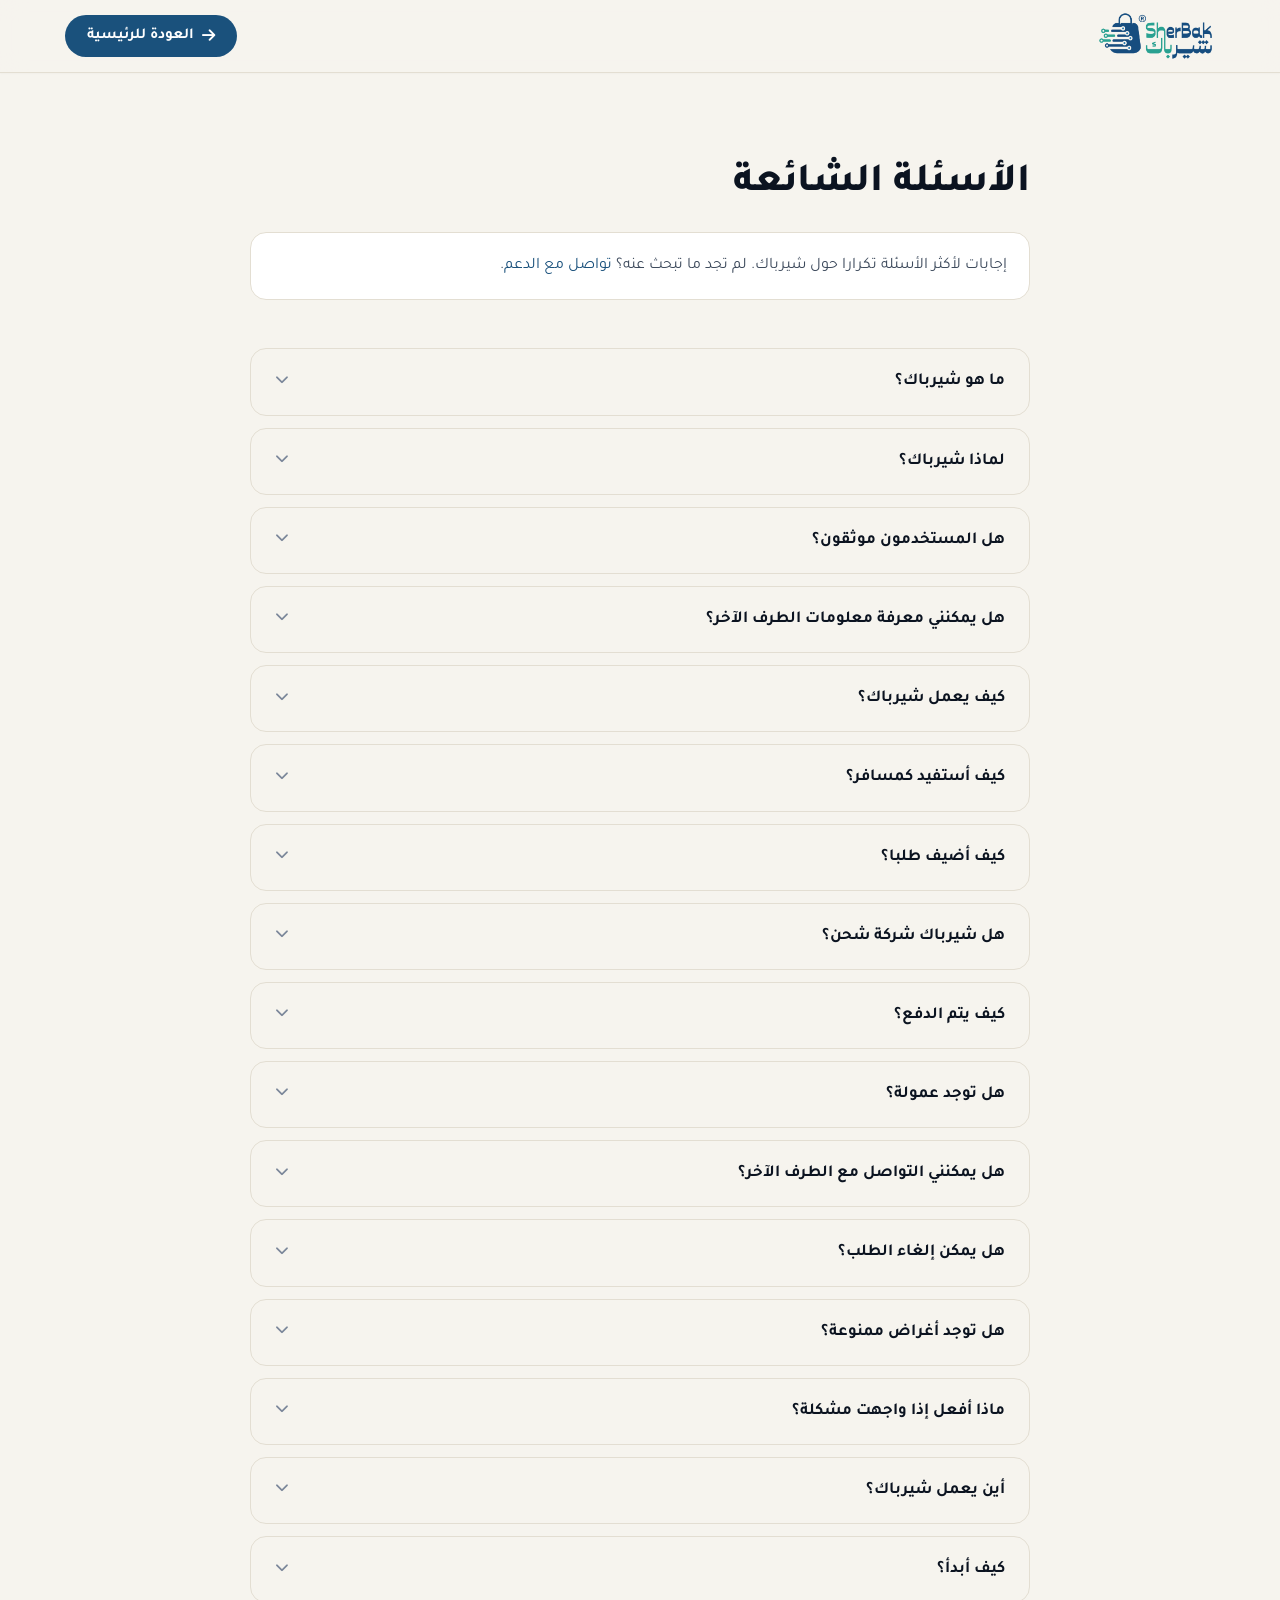
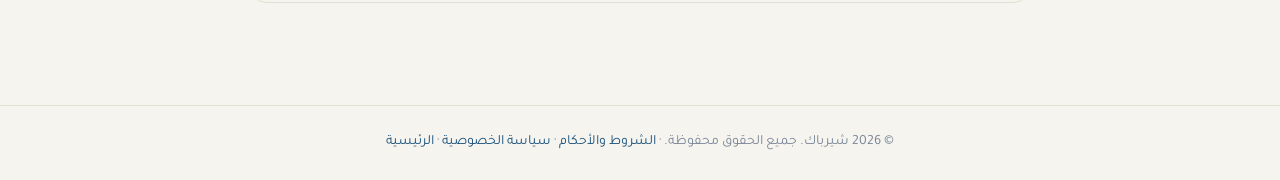
<file: faq.html>
<!DOCTYPE html>
<html lang="ar" dir="rtl">
<head>
  <meta charset="utf-8">
  <meta name="viewport" content="width=device-width, initial-scale=1">
  <title>الأسئلة الشائعة — شيرباك</title>
  <link rel="canonical" href="https://sherbak.com/faq.html">
  <meta name="description" content="إجابات لأكثر الأسئلة تكرارا حول منصة شيرباك — وسيط تقني يربط المسافرين بأصحاب الطلبات.">

  <link rel="icon" type="image/png" href="img/sherbak-icon.png">

  <link rel="stylesheet" href="css/fonts.css">
  <link rel="stylesheet" href="vendor/bootstrap/css/bootstrap.min.css">
  <link rel="stylesheet" href="vendor/font-awesome/css/all.min.css">
  <link rel="stylesheet" href="css/landing.css?v=16">
</head>
<body>

  <nav class="navbar-sherbak navbar-legal scrolled">
    <div class="container">
      <div class="nav-inner">
        <a class="brand" href="index.html" aria-label="SherBak">
          <img class="brand-full" src="img/sherbak-logo-r.png" alt="شيرباك — SherBak">
        </a>
        <div class="nav-actions" style="margin-inline-start: auto;">
          <a class="btn-download" href="index.html"><i class="fa-solid fa-arrow-right"></i> العودة للرئيسية</a>
        </div>
      </div>
    </div>
  </nav>

  <main class="legal-wrap" data-screen-label="FAQ">
    <h1>الأسئلة الشائعة</h1>

    <p class="legal-intro">إجابات لأكثر الأسئلة تكرارا حول شيرباك. لم تجد ما تبحث عنه؟ <a href="mailto:info@sherbak.com">تواصل مع الدعم</a>.</p>

    <div class="faq-list">
      <div class="faq-item">
        <button type="button" class="faq-q" aria-expanded="false"><span>ما هو شيرباك؟</span><span class="faq-chev"><i class="fa-solid fa-chevron-down"></i></span></button>
        <div class="faq-a"><p>منصة تقنية وسيطة تربط بين المسافرين وأصحاب الطلبات بطريقة سهلة وآمنة.</p></div>
      </div>
      <div class="faq-item">
        <button type="button" class="faq-q" aria-expanded="false"><span>لماذا شيرباك؟</span><span class="faq-chev"><i class="fa-solid fa-chevron-down"></i></span></button>
        <div class="faq-a"><p>يجمع شيرباك أصحاب الطلبات بالمسافرين، ويوفر التواصل والدفع الإلكتروني ونظام تقييم متبادل بين الأطراف في منصة واحدة لتجربة أسهل وأكثر ثقة.</p></div>
      </div>
      <div class="faq-item">
        <button type="button" class="faq-q" aria-expanded="false"><span>هل المستخدمون موثقون؟</span><span class="faq-chev"><i class="fa-solid fa-chevron-down"></i></span></button>
        <div class="faq-a"><p>يحرص شيرباك على التحقق من هوية المستخدمين وفق متطلبات المنصة؛ لتعزيز الثقة بين الأطراف.</p></div>
      </div>
      <div class="faq-item">
        <button type="button" class="faq-q" aria-expanded="false"><span>هل يمكنني معرفة معلومات الطرف الآخر؟</span><span class="faq-chev"><i class="fa-solid fa-chevron-down"></i></span></button>
        <div class="faq-a"><p>نعم، يمكنك الاطلاع على تقييم الطرف الآخر وعدد رحلاته أو طلباته المكتملة وتاريخ الانضمام وحالة التوثيق قبل إتمام الاتفاق.</p></div>
      </div>
      <div class="faq-item">
        <button type="button" class="faq-q" aria-expanded="false"><span>كيف يعمل شيرباك؟</span><span class="faq-chev"><i class="fa-solid fa-chevron-down"></i></span></button>
        <div class="faq-a"><p>أضف رحلتك إذا كنت مسافرا، أو أضف طلبك إذا كنت صاحب طلب، ثم أكمل إجراءات الاتفاق من خلال التطبيق.</p></div>
      </div>
      <div class="faq-item">
        <button type="button" class="faq-q" aria-expanded="false"><span>كيف أستفيد كمسافر؟</span><span class="faq-chev"><i class="fa-solid fa-chevron-down"></i></span></button>
        <div class="faq-a"><p>استفد من المساحة المتاحة في أمتعتك لتحقيق دخل إضافي.</p></div>
      </div>
      <div class="faq-item">
        <button type="button" class="faq-q" aria-expanded="false"><span>كيف أضيف طلبا؟</span><span class="faq-chev"><i class="fa-solid fa-chevron-down"></i></span></button>
        <div class="faq-a"><p>أنشئ طلبك داخل التطبيق وتواصل مع المسافرين.</p></div>
      </div>
      <div class="faq-item">
        <button type="button" class="faq-q" aria-expanded="false"><span>هل شيرباك شركة شحن؟</span><span class="faq-chev"><i class="fa-solid fa-chevron-down"></i></span></button>
        <div class="faq-a"><p>لا، شيرباك منصة تقنية وسيطة تربط بين المستخدمين.</p></div>
      </div>
      <div class="faq-item">
        <button type="button" class="faq-q" aria-expanded="false"><span>كيف يتم الدفع؟</span><span class="faq-chev"><i class="fa-solid fa-chevron-down"></i></span></button>
        <div class="faq-a"><p>يتم الدفع إلكترونيا داخل التطبيق عبر وسائل الدفع المتاحة بكل سهولة وأمان.</p></div>
      </div>
      <div class="faq-item">
        <button type="button" class="faq-q" aria-expanded="false"><span>هل توجد عمولة؟</span><span class="faq-chev"><i class="fa-solid fa-chevron-down"></i></span></button>
        <div class="faq-a"><p>نعم، وتظهر قيمة العمولة قبل إتمام الاتفاق.</p></div>
      </div>
      <div class="faq-item">
        <button type="button" class="faq-q" aria-expanded="false"><span>هل يمكنني التواصل مع الطرف الآخر؟</span><span class="faq-chev"><i class="fa-solid fa-chevron-down"></i></span></button>
        <div class="faq-a"><p>نعم، من خلال المحادثة داخل التطبيق.</p></div>
      </div>
      <div class="faq-item">
        <button type="button" class="faq-q" aria-expanded="false"><span>هل يمكن إلغاء الطلب؟</span><span class="faq-chev"><i class="fa-solid fa-chevron-down"></i></span></button>
        <div class="faq-a"><p>يمكن ذلك وفق سياسة المنصة.</p></div>
      </div>
      <div class="faq-item">
        <button type="button" class="faq-q" aria-expanded="false"><span>هل توجد أغراض ممنوعة؟</span><span class="faq-chev"><i class="fa-solid fa-chevron-down"></i></span></button>
        <div class="faq-a"><p>نعم، يمنع نقل أي أغراض مخالفة للأنظمة أو سياسات المنصة.</p></div>
      </div>
      <div class="faq-item">
        <button type="button" class="faq-q" aria-expanded="false"><span>ماذا أفعل إذا واجهت مشكلة؟</span><span class="faq-chev"><i class="fa-solid fa-chevron-down"></i></span></button>
        <div class="faq-a"><p>يمكنك إرسال بلاغ من داخل التطبيق.</p></div>
      </div>
      <div class="faq-item">
        <button type="button" class="faq-q" aria-expanded="false"><span>أين يعمل شيرباك؟</span><span class="faq-chev"><i class="fa-solid fa-chevron-down"></i></span></button>
        <div class="faq-a"><p>تتوفر الوجهات حسب خطة تشغيل المنصة.</p></div>
      </div>
      <div class="faq-item">
        <button type="button" class="faq-q" aria-expanded="false"><span>كيف أبدأ؟</span><span class="faq-chev"><i class="fa-solid fa-chevron-down"></i></span></button>
        <div class="faq-a"><p>أنشئ حسابا، ثم أضف رحلة أو طلبا وابدأ باستخدام شيرباك.</p></div>
      </div>
    </div>
  </main>

  <footer class="legal-footer">
    <span>© 2026 شيرباك. جميع الحقوق محفوظة. · <a href="terms.html">الشروط والأحكام</a> · <a href="privacy.html">سياسة الخصوصية</a> · <a href="index.html">الرئيسية</a></span>
  </footer>

  <script src="vendor/jquery/jquery.min.js"></script>
  <script>
    $(document).ready(function () {
        $('.faq-q').on('click', function () {
            var $item = $(this).closest('.faq-item');
            var isOpen = $item.hasClass('open');

            $('.faq-item.open').each(function () {
                $(this).removeClass('open');
                $(this).find('.faq-a').css('max-height', '0px');
                $(this).find('.faq-q').attr('aria-expanded', 'false');
            });

            if (!isOpen) {
                var $a = $item.find('.faq-a');

                $item.addClass('open');
                $a.css('max-height', $a[0].scrollHeight + 'px');
                $(this).attr('aria-expanded', 'true');
            }
        });
    });
  </script>
</body>
</html>
</file>
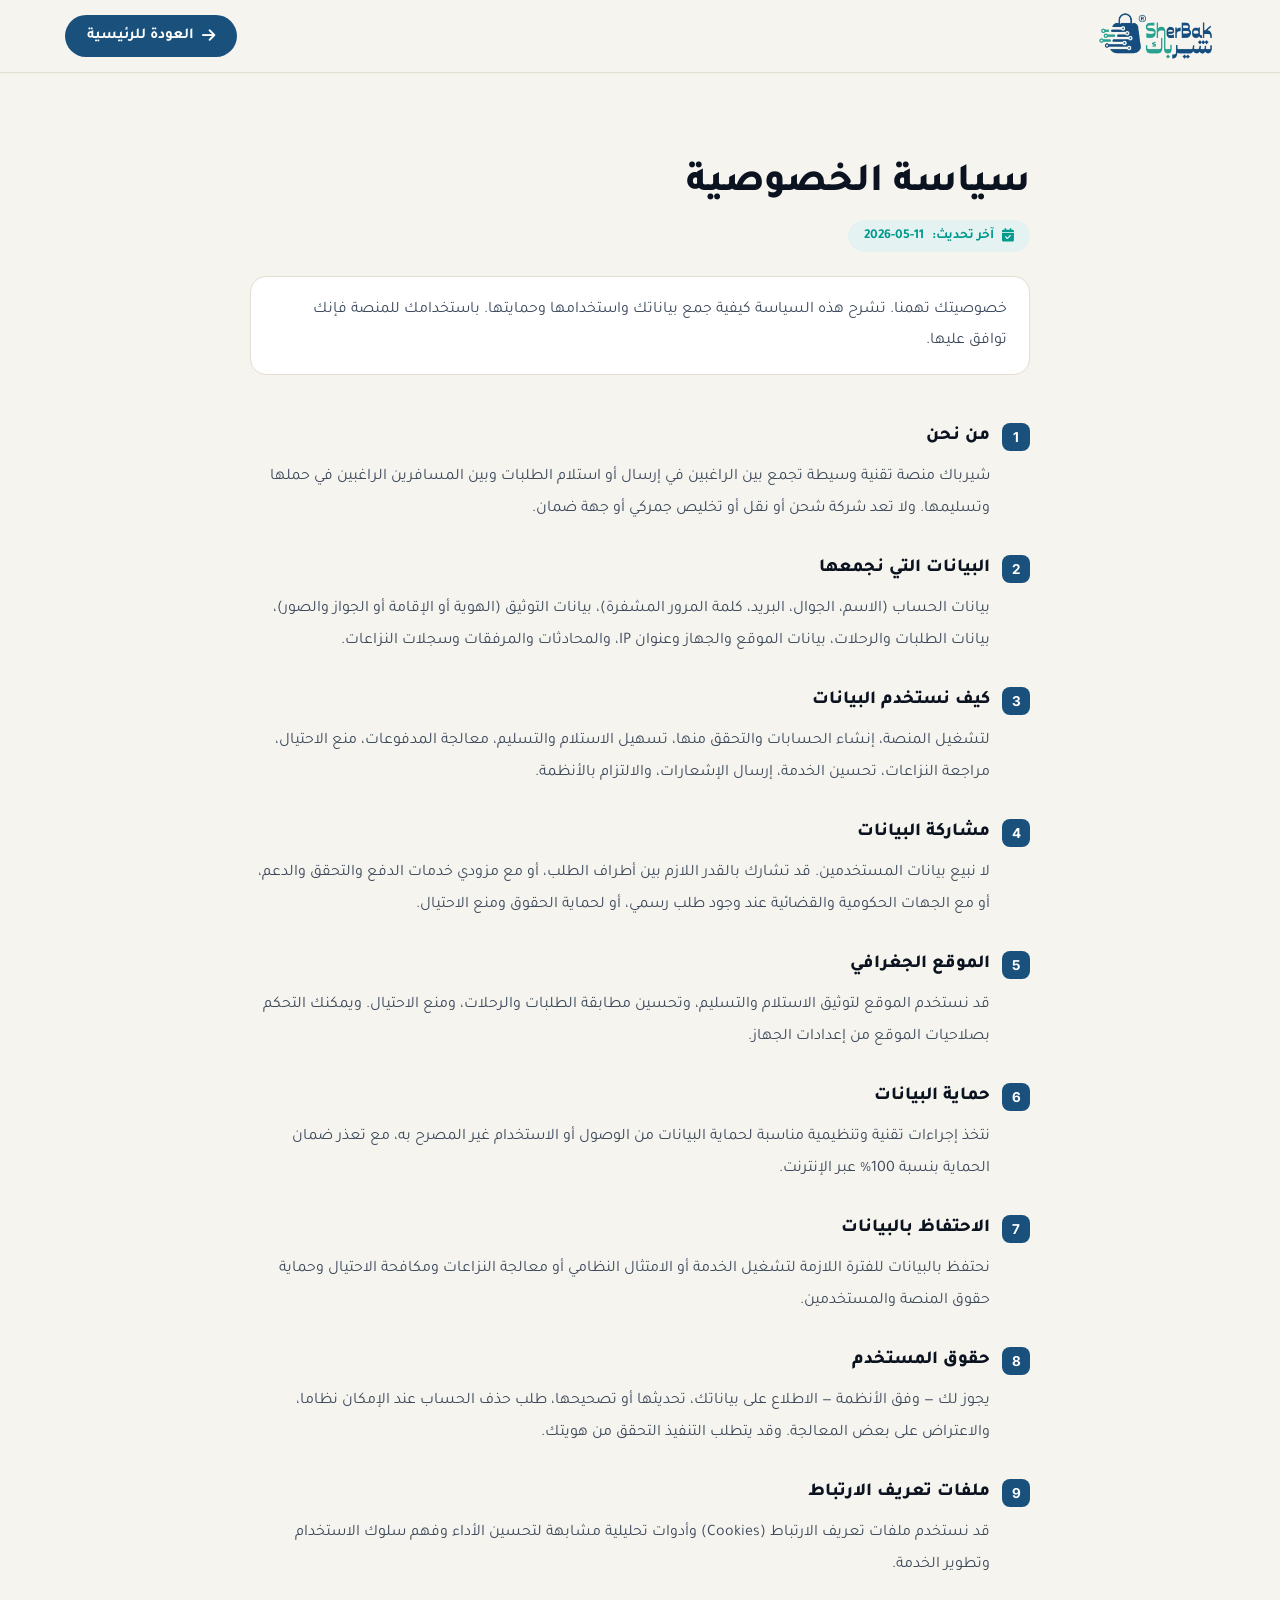
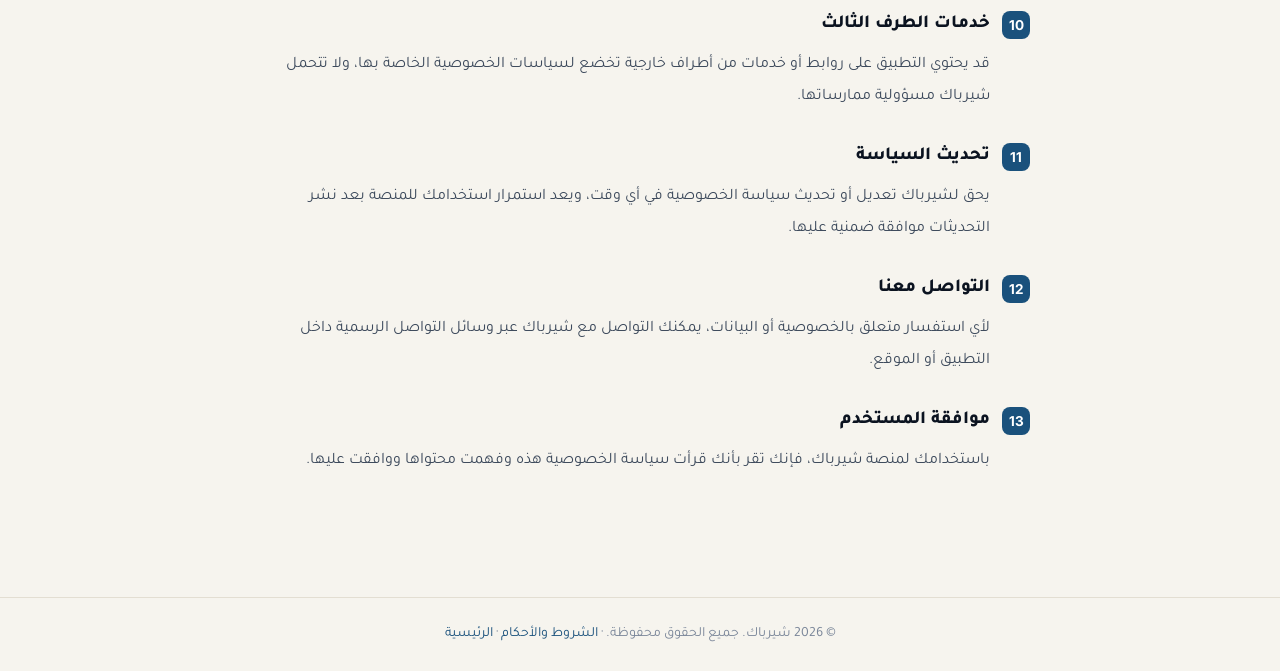
<file: privacy.html>
<!DOCTYPE html>
<html lang="ar" dir="rtl">
<head>
  <meta charset="utf-8">
  <meta name="viewport" content="width=device-width, initial-scale=1">
  <title>سياسة الخصوصية — شيرباك</title>
  <link rel="canonical" href="https://sherbak.com/privacy.html">
  <meta name="description" content="سياسة الخصوصية لمنصة شيرباك — كيف نجمع بياناتك ونستخدمها ونحميها.">

  <link rel="icon" type="image/png" href="img/sherbak-icon.png">

  <link rel="stylesheet" href="css/fonts.css">
  <link rel="stylesheet" href="vendor/bootstrap/css/bootstrap.min.css">
  <link rel="stylesheet" href="vendor/font-awesome/css/all.min.css">
  <link rel="stylesheet" href="css/landing.css?v=16">
</head>
<body>

  <nav class="navbar-sherbak navbar-legal scrolled">
    <div class="container">
      <div class="nav-inner">
        <a class="brand" href="index.html" aria-label="SherBak">
          <img class="brand-full" src="img/sherbak-logo-r.png" alt="شيرباك — SherBak">
        </a>
        <div class="nav-actions" style="margin-inline-start: auto;">
          <a class="btn-download" href="index.html"><i class="fa-solid fa-arrow-right"></i> العودة للرئيسية</a>
        </div>
      </div>
    </div>
  </nav>

  <main class="legal-wrap" data-screen-label="Privacy policy">
    <h1>سياسة الخصوصية</h1>
    <span class="legal-updated"><i class="fa-solid fa-calendar-check"></i> آخر تحديث: <span style="direction: ltr; unicode-bidi: embed;">2026-05-11</span></span>

    <p class="legal-intro">خصوصيتك تهمنا. تشرح هذه السياسة كيفية جمع بياناتك واستخدامها وحمايتها. باستخدامك للمنصة فإنك توافق عليها.</p>

    <div class="legal-sec">
      <h2><span class="legal-num">1</span>من نحن</h2>
      <p>شيرباك منصة تقنية وسيطة تجمع بين الراغبين في إرسال أو استلام الطلبات وبين المسافرين الراغبين في حملها وتسليمها. ولا تعد شركة شحن أو نقل أو تخليص جمركي أو جهة ضمان.</p>
    </div>

    <div class="legal-sec">
      <h2><span class="legal-num">2</span>البيانات التي نجمعها</h2>
      <p>بيانات الحساب (الاسم، الجوال، البريد، كلمة المرور المشفرة)، بيانات التوثيق (الهوية أو الإقامة أو الجواز والصور)، بيانات الطلبات والرحلات، بيانات الموقع والجهاز وعنوان IP، والمحادثات والمرفقات وسجلات النزاعات.</p>
    </div>

    <div class="legal-sec">
      <h2><span class="legal-num">3</span>كيف نستخدم البيانات</h2>
      <p>لتشغيل المنصة، إنشاء الحسابات والتحقق منها، تسهيل الاستلام والتسليم، معالجة المدفوعات، منع الاحتيال، مراجعة النزاعات، تحسين الخدمة، إرسال الإشعارات، والالتزام بالأنظمة.</p>
    </div>

    <div class="legal-sec">
      <h2><span class="legal-num">4</span>مشاركة البيانات</h2>
      <p>لا نبيع بيانات المستخدمين. قد تشارك بالقدر اللازم بين أطراف الطلب، أو مع مزودي خدمات الدفع والتحقق والدعم، أو مع الجهات الحكومية والقضائية عند وجود طلب رسمي، أو لحماية الحقوق ومنع الاحتيال.</p>
    </div>

    <div class="legal-sec">
      <h2><span class="legal-num">5</span>الموقع الجغرافي</h2>
      <p>قد نستخدم الموقع لتوثيق الاستلام والتسليم، وتحسين مطابقة الطلبات والرحلات، ومنع الاحتيال. ويمكنك التحكم بصلاحيات الموقع من إعدادات الجهاز.</p>
    </div>

    <div class="legal-sec">
      <h2><span class="legal-num">6</span>حماية البيانات</h2>
      <p>نتخذ إجراءات تقنية وتنظيمية مناسبة لحماية البيانات من الوصول أو الاستخدام غير المصرح به، مع تعذر ضمان الحماية بنسبة 100% عبر الإنترنت.</p>
    </div>

    <div class="legal-sec">
      <h2><span class="legal-num">7</span>الاحتفاظ بالبيانات</h2>
      <p>نحتفظ بالبيانات للفترة اللازمة لتشغيل الخدمة أو الامتثال النظامي أو معالجة النزاعات ومكافحة الاحتيال وحماية حقوق المنصة والمستخدمين.</p>
    </div>

    <div class="legal-sec">
      <h2><span class="legal-num">8</span>حقوق المستخدم</h2>
      <p>يجوز لك — وفق الأنظمة — الاطلاع على بياناتك، تحديثها أو تصحيحها، طلب حذف الحساب عند الإمكان نظاما، والاعتراض على بعض المعالجة. وقد يتطلب التنفيذ التحقق من هويتك.</p>
    </div>

    <div class="legal-sec">
      <h2><span class="legal-num">9</span>ملفات تعريف الارتباط</h2>
      <p>قد نستخدم ملفات تعريف الارتباط (Cookies) وأدوات تحليلية مشابهة لتحسين الأداء وفهم سلوك الاستخدام وتطوير الخدمة.</p>
    </div>

    <div class="legal-sec">
      <h2><span class="legal-num">10</span>خدمات الطرف الثالث</h2>
      <p>قد يحتوي التطبيق على روابط أو خدمات من أطراف خارجية تخضع لسياسات الخصوصية الخاصة بها، ولا تتحمل شيرباك مسؤولية ممارساتها.</p>
    </div>

    <div class="legal-sec">
      <h2><span class="legal-num">11</span>تحديث السياسة</h2>
      <p>يحق لشيرباك تعديل أو تحديث سياسة الخصوصية في أي وقت، ويعد استمرار استخدامك للمنصة بعد نشر التحديثات موافقة ضمنية عليها.</p>
    </div>

    <div class="legal-sec">
      <h2><span class="legal-num">12</span>التواصل معنا</h2>
      <p>لأي استفسار متعلق بالخصوصية أو البيانات، يمكنك التواصل مع شيرباك عبر وسائل التواصل الرسمية داخل التطبيق أو الموقع.</p>
    </div>

    <div class="legal-sec">
      <h2><span class="legal-num">13</span>موافقة المستخدم</h2>
      <p>باستخدامك لمنصة شيرباك، فإنك تقر بأنك قرأت سياسة الخصوصية هذه وفهمت محتواها ووافقت عليها.</p>
    </div>
  </main>

  <footer class="legal-footer">
    <span>© 2026 شيرباك. جميع الحقوق محفوظة. · <a href="terms.html">الشروط والأحكام</a> · <a href="index.html">الرئيسية</a></span>
  </footer>

</body>
</html>
</file>
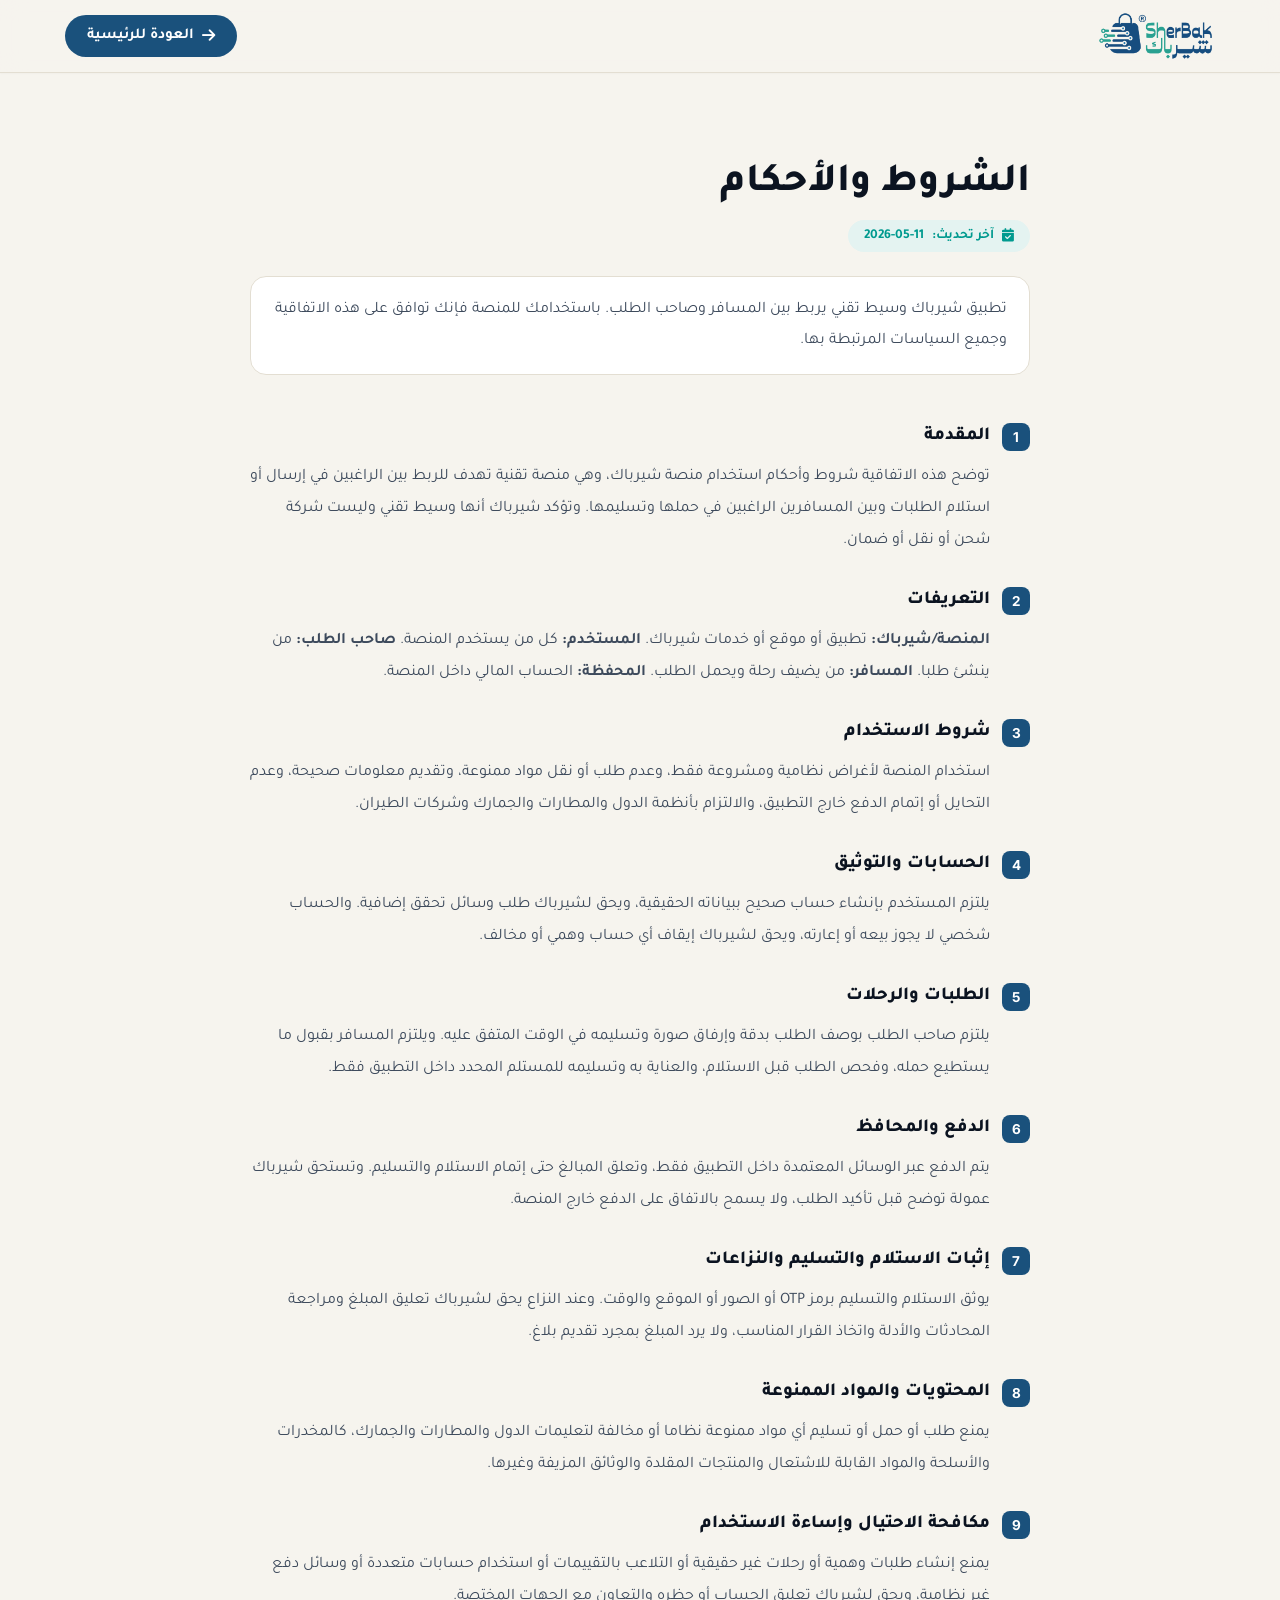
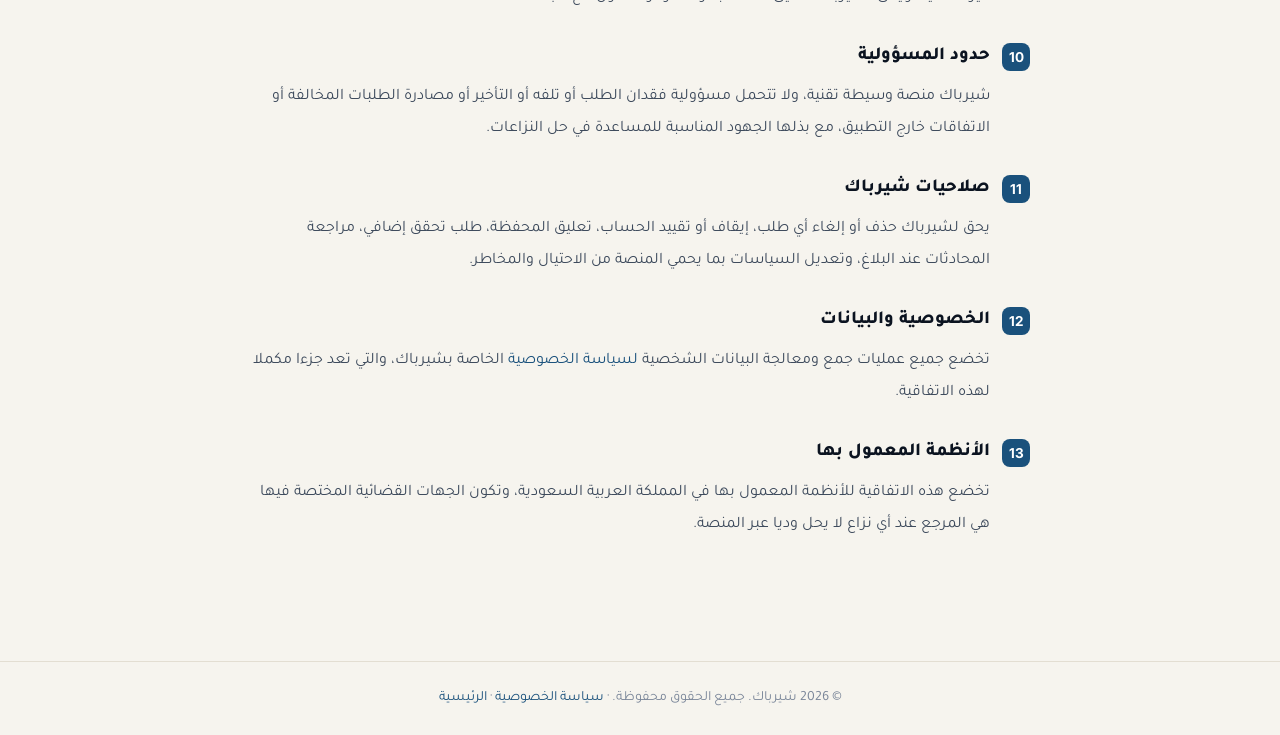
<file: terms.html>
<!DOCTYPE html>
<html lang="ar" dir="rtl">
<head>
  <meta charset="utf-8">
  <meta name="viewport" content="width=device-width, initial-scale=1">
  <title>الشروط والأحكام — شيرباك</title>
  <link rel="canonical" href="https://sherbak.com/terms.html">
  <meta name="description" content="الشروط والأحكام لاستخدام منصة شيرباك — وسيط تقني يربط المسافرين بأصحاب الطلبات.">

  <link rel="icon" type="image/png" href="img/sherbak-icon.png">

  <link rel="stylesheet" href="css/fonts.css">
  <link rel="stylesheet" href="vendor/bootstrap/css/bootstrap.min.css">
  <link rel="stylesheet" href="vendor/font-awesome/css/all.min.css">
  <link rel="stylesheet" href="css/landing.css?v=16">
</head>
<body>

  <nav class="navbar-sherbak navbar-legal scrolled">
    <div class="container">
      <div class="nav-inner">
        <a class="brand" href="index.html" aria-label="SherBak">
          <img class="brand-full" src="img/sherbak-logo-r.png" alt="شيرباك — SherBak">
        </a>
        <div class="nav-actions" style="margin-inline-start: auto;">
          <a class="btn-download" href="index.html"><i class="fa-solid fa-arrow-right"></i> العودة للرئيسية</a>
        </div>
      </div>
    </div>
  </nav>

  <main class="legal-wrap" data-screen-label="Terms of use">
    <h1>الشروط والأحكام</h1>
    <span class="legal-updated"><i class="fa-solid fa-calendar-check"></i> آخر تحديث: <span style="direction: ltr; unicode-bidi: embed;">2026-05-11</span></span>

    <p class="legal-intro">تطبيق شيرباك وسيط تقني يربط بين المسافر وصاحب الطلب. باستخدامك للمنصة فإنك توافق على هذه الاتفاقية وجميع السياسات المرتبطة بها.</p>

    <div class="legal-sec">
      <h2><span class="legal-num">1</span>المقدمة</h2>
      <p>توضح هذه الاتفاقية شروط وأحكام استخدام منصة شيرباك، وهي منصة تقنية تهدف للربط بين الراغبين في إرسال أو استلام الطلبات وبين المسافرين الراغبين في حملها وتسليمها. وتؤكد شيرباك أنها وسيط تقني وليست شركة شحن أو نقل أو ضمان.</p>
    </div>

    <div class="legal-sec">
      <h2><span class="legal-num">2</span>التعريفات</h2>
      <p><strong>المنصة/شيرباك:</strong> تطبيق أو موقع أو خدمات شيرباك. <strong>المستخدم:</strong> كل من يستخدم المنصة. <strong>صاحب الطلب:</strong> من ينشئ طلبا. <strong>المسافر:</strong> من يضيف رحلة ويحمل الطلب. <strong>المحفظة:</strong> الحساب المالي داخل المنصة.</p>
    </div>

    <div class="legal-sec">
      <h2><span class="legal-num">3</span>شروط الاستخدام</h2>
      <p>استخدام المنصة لأغراض نظامية ومشروعة فقط، وعدم طلب أو نقل مواد ممنوعة، وتقديم معلومات صحيحة، وعدم التحايل أو إتمام الدفع خارج التطبيق، والالتزام بأنظمة الدول والمطارات والجمارك وشركات الطيران.</p>
    </div>

    <div class="legal-sec">
      <h2><span class="legal-num">4</span>الحسابات والتوثيق</h2>
      <p>يلتزم المستخدم بإنشاء حساب صحيح ببياناته الحقيقية، ويحق لشيرباك طلب وسائل تحقق إضافية. والحساب شخصي لا يجوز بيعه أو إعارته، ويحق لشيرباك إيقاف أي حساب وهمي أو مخالف.</p>
    </div>

    <div class="legal-sec">
      <h2><span class="legal-num">5</span>الطلبات والرحلات</h2>
      <p>يلتزم صاحب الطلب بوصف الطلب بدقة وإرفاق صورة وتسليمه في الوقت المتفق عليه. ويلتزم المسافر بقبول ما يستطيع حمله، وفحص الطلب قبل الاستلام، والعناية به وتسليمه للمستلم المحدد داخل التطبيق فقط.</p>
    </div>

    <div class="legal-sec">
      <h2><span class="legal-num">6</span>الدفع والمحافظ</h2>
      <p>يتم الدفع عبر الوسائل المعتمدة داخل التطبيق فقط، وتعلق المبالغ حتى إتمام الاستلام والتسليم. وتستحق شيرباك عمولة توضح قبل تأكيد الطلب، ولا يسمح بالاتفاق على الدفع خارج المنصة.</p>
    </div>

    <div class="legal-sec">
      <h2><span class="legal-num">7</span>إثبات الاستلام والتسليم والنزاعات</h2>
      <p>يوثق الاستلام والتسليم برمز OTP أو الصور أو الموقع والوقت. وعند النزاع يحق لشيرباك تعليق المبلغ ومراجعة المحادثات والأدلة واتخاذ القرار المناسب، ولا يرد المبلغ بمجرد تقديم بلاغ.</p>
    </div>

    <div class="legal-sec">
      <h2><span class="legal-num">8</span>المحتويات والمواد الممنوعة</h2>
      <p>يمنع طلب أو حمل أو تسليم أي مواد ممنوعة نظاما أو مخالفة لتعليمات الدول والمطارات والجمارك، كالمخدرات والأسلحة والمواد القابلة للاشتعال والمنتجات المقلدة والوثائق المزيفة وغيرها.</p>
    </div>

    <div class="legal-sec">
      <h2><span class="legal-num">9</span>مكافحة الاحتيال وإساءة الاستخدام</h2>
      <p>يمنع إنشاء طلبات وهمية أو رحلات غير حقيقية أو التلاعب بالتقييمات أو استخدام حسابات متعددة أو وسائل دفع غير نظامية، ويحق لشيرباك تعليق الحساب أو حظره والتعاون مع الجهات المختصة.</p>
    </div>

    <div class="legal-sec">
      <h2><span class="legal-num">10</span>حدود المسؤولية</h2>
      <p>شيرباك منصة وسيطة تقنية، ولا تتحمل مسؤولية فقدان الطلب أو تلفه أو التأخير أو مصادرة الطلبات المخالفة أو الاتفاقات خارج التطبيق، مع بذلها الجهود المناسبة للمساعدة في حل النزاعات.</p>
    </div>

    <div class="legal-sec">
      <h2><span class="legal-num">11</span>صلاحيات شيرباك</h2>
      <p>يحق لشيرباك حذف أو إلغاء أي طلب، إيقاف أو تقييد الحساب، تعليق المحفظة، طلب تحقق إضافي، مراجعة المحادثات عند البلاغ، وتعديل السياسات بما يحمي المنصة من الاحتيال والمخاطر.</p>
    </div>

    <div class="legal-sec">
      <h2><span class="legal-num">12</span>الخصوصية والبيانات</h2>
      <p>تخضع جميع عمليات جمع ومعالجة البيانات الشخصية <a href="privacy.html">لسياسة الخصوصية</a> الخاصة بشيرباك، والتي تعد جزءا مكملا لهذه الاتفاقية.</p>
    </div>

    <div class="legal-sec">
      <h2><span class="legal-num">13</span>الأنظمة المعمول بها</h2>
      <p>تخضع هذه الاتفاقية للأنظمة المعمول بها في المملكة العربية السعودية، وتكون الجهات القضائية المختصة فيها هي المرجع عند أي نزاع لا يحل وديا عبر المنصة.</p>
    </div>
  </main>

  <footer class="legal-footer">
    <span>© 2026 شيرباك. جميع الحقوق محفوظة. · <a href="privacy.html">سياسة الخصوصية</a> · <a href="index.html">الرئيسية</a></span>
  </footer>

</body>
</html>
</file>
<file: css/fonts.css>
/* ============================================================
   SherBak — Local fonts (Tajawal + Inter, OFL licensed)
   ============================================================ */

@font-face { font-family: "Tajawal"; src: url("../fonts/tajawal/Tajawal-Regular.ttf") format("truetype"); font-weight: 400; font-style: normal; font-display: swap; }
@font-face { font-family: "Tajawal"; src: url("../fonts/tajawal/Tajawal-Medium.ttf") format("truetype"); font-weight: 500; font-style: normal; font-display: swap; }
@font-face { font-family: "Tajawal"; src: url("../fonts/tajawal/Tajawal-Bold.ttf") format("truetype"); font-weight: 700; font-style: normal; font-display: swap; }
@font-face { font-family: "Tajawal"; src: url("../fonts/tajawal/Tajawal-ExtraBold.ttf") format("truetype"); font-weight: 800; font-style: normal; font-display: swap; }

@font-face { font-family: "Inter"; src: url("../fonts/inter/Inter-Regular.ttf") format("truetype"); font-weight: 400; font-style: normal; font-display: swap; }
@font-face { font-family: "Inter"; src: url("../fonts/inter/Inter-Medium.ttf") format("truetype"); font-weight: 500; font-style: normal; font-display: swap; }
@font-face { font-family: "Inter"; src: url("../fonts/inter/Inter-SemiBold.ttf") format("truetype"); font-weight: 600; font-style: normal; font-display: swap; }
@font-face { font-family: "Inter"; src: url("../fonts/inter/Inter-Bold.ttf") format("truetype"); font-weight: 700; font-style: normal; font-display: swap; }
@font-face { font-family: "Inter"; src: url("../fonts/inter/Inter-ExtraBold.ttf") format("truetype"); font-weight: 800; font-style: normal; font-display: swap; }
</file>
<file: css/landing.css>
/* ============================================================
   SherBak — Landing page styles
   Brand: navy #1A517C · teal #009A8F · tertiary #2A75A9
   Surface #F6F4EE · ink #0B1320
   ============================================================ */

:root {
  --navy: #1A517C;
  --teal: #009A8F;
  --blue: #2A75A9;
  --surface: #F6F4EE;
  --surface-2: #EFEBE2;
  --card: #FFFFFF;
  --ink: #0B1320;
  --ink-2: #3D4A5C;
  --mute: #7A8699;
  --line: #E3DED2;
  --navy-tint: #EAF1F6;
  --teal-tint: #E4F3F1;
  --radius: 16px;
  --radius-lg: 28px;
  --shadow-sm: 0 1px 2px rgba(11, 19, 32, 0.06);
  --shadow-md: 0 10px 30px rgba(26, 81, 124, 0.10);
  --shadow-lg: 0 24px 60px rgba(26, 81, 124, 0.16);
  --font-ar: "Tajawal", "Inter", sans-serif;
  --font-en: "Inter", "Tajawal", sans-serif;
}

html {
  scroll-behavior: smooth;
  scroll-padding-top: 90px;
}

body {
  font-family: var(--font-ar);
  background: var(--surface);
  color: var(--ink);
  overflow-x: hidden;
  -webkit-font-smoothing: antialiased;
  text-rendering: optimizeLegibility;
  text-align: start; /* Bootstrap 4 hardcodes text-align: left — restore direction-aware alignment */
}

/* Bootstrap 4 ships LTR-only; neutralize its direction-fixed defaults */
html[dir="rtl"] .text-left { text-align: right !important; }
html[dir="rtl"] .text-right { text-align: left !important; }
html[dir="rtl"] ul, html[dir="rtl"] ol { padding-left: 0; padding-right: 2rem; }
html[dir="rtl"] .footer-links, html[dir="rtl"] .footer-contact,
html[dir="rtl"] .aud-list { padding-right: 0; }

html[lang="en"] body { font-family: var(--font-en); }

/* Language visibility — .L.ar / .L.en pairs */
html[lang="ar"] .L.en { display: none !important; }
html[lang="en"] .L.ar { display: none !important; }

a { color: var(--navy); text-decoration: none; }
a:hover { color: var(--teal); text-decoration: none; }

::selection { background: var(--teal); color: #fff; }

.container { max-width: 1180px; }

.sher-w { color: var(--teal); }
.bak-w { color: var(--navy); }

/* ---------- Type scale ---------- */
h1, h2, h3, h4 { font-weight: 800; color: var(--ink); }

.section-title {
  font-size: clamp(1.8rem, 3.4vw, 2.6rem);
  font-weight: 800;
  line-height: 1.3;
  margin-bottom: 0.5rem;
}

.section-lead {
  font-size: 1.1rem;
  color: var(--ink-2);
  line-height: 1.9;
  max-width: 640px;
}

.section-head { margin-bottom: 3rem; }
.section-head.center { text-align: center; }
.section-head.center .section-lead { margin-inline: auto; }

.features-section .section-head,
.trust-section .section-head,
.faq-section .section-head { margin-bottom: 4.25rem; }

.gallery-section .section-head { margin-bottom: 4.75rem; }

.eyebrow {
  display: inline-flex;
  align-items: center;
  gap: 0.5rem;
  font-size: 0.98rem;
  font-weight: 700;
  color: var(--teal);
  background: var(--teal-tint);
  border: 1.5px solid oklch(from var(--teal-tint) calc(l - 0.08) c h);
  border-radius: 999px;
  padding: 0.5rem 1.25rem;
  margin-bottom: 1rem;
}

section { padding: 6rem 0; }

/* ---------- Reveal-on-scroll ---------- */
.reveal {
  opacity: 0;
  transform: translateY(26px);
  transition: opacity 0.7s cubic-bezier(0.22, 1, 0.36, 1),
              transform 0.7s cubic-bezier(0.22, 1, 0.36, 1);
  transition-delay: var(--d, 0ms);
}

.reveal.in { opacity: 1; transform: none; }

.reveal.slide-start:not(.in) { transform: translateX(-48px); }
.reveal.slide-end:not(.in) { transform: translateX(48px); }
html[dir="rtl"] .reveal.slide-start:not(.in) { transform: translateX(48px); }
html[dir="rtl"] .reveal.slide-end:not(.in) { transform: translateX(-48px); }

/* Contain the horizontal pre-reveal offset so it can't widen the page */
#audiences { overflow-x: clip; }

@media (prefers-reduced-motion: reduce) {
  .reveal { opacity: 1; transform: none; transition: none; }
  html { scroll-behavior: auto; }
}

/* ---------- Motion: hero floating elements ---------- */
@keyframes fc-in {
  from { opacity: 0; transform: translateY(18px) scale(0.92); }
  to { opacity: 1; transform: none; }
}

@keyframes floaty {
  0%, 100% { transform: translateY(0); }
  50% { transform: translateY(-10px); }
}

@keyframes floaty-soft {
  0%, 100% { transform: translateY(0); }
  50% { transform: translateY(-7px); }
}

@media (prefers-reduced-motion: no-preference) {
  .float-card.fc-1 { animation: fc-in 0.7s 0.5s cubic-bezier(0.22, 1, 0.36, 1) both, floaty 5.5s 1.2s ease-in-out infinite; }
  .float-card.fc-2 { animation: fc-in 0.7s 0.85s cubic-bezier(0.22, 1, 0.36, 1) both, floaty 6.5s 1.55s ease-in-out infinite; }
  .hero-phone .phone-img { animation: floaty-soft 7s 1.2s ease-in-out infinite; }
}

/* ---------- Navbar ---------- */
.navbar-sherbak {
  position: fixed;
  top: 0;
  inset-inline: 0;
  z-index: 1000;
  padding: 1.125rem 0;
  transition: padding 0.3s ease, background 0.3s ease, box-shadow 0.3s ease;
}

.navbar-sherbak.scrolled {
  padding: 0.625rem 0;
  background: rgba(246, 244, 238, 0.92);
  -webkit-backdrop-filter: blur(12px);
  backdrop-filter: blur(12px);
  box-shadow: 0 1px 0 var(--line), var(--shadow-sm);
}

.navbar-sherbak .nav-inner {
  display: flex;
  align-items: center;
  gap: 1.5rem;
}

.brand { display: flex; align-items: center; gap: 0.625rem; }
.brand img.brand-full { height: 52px; width: auto; }

.brand-word {
  font-weight: 800;
  font-size: 1.3rem;
  line-height: 1;
  font-family: var(--font-en);
}

.brand-word .sher { color: var(--teal); }
.brand-word .bak { color: var(--navy); }

.brand-ar {
  display: block;
  font-family: var(--font-ar);
  font-size: 0.72rem;
  font-weight: 700;
  color: var(--mute);
  letter-spacing: 0.18em;
  margin-top: 2px;
}

.nav-links {
  display: flex;
  align-items: center;
  gap: 0.375rem;
  margin-inline-start: auto;
}

.nav-links a {
  font-weight: 700;
  font-size: 0.95rem;
  color: var(--ink-2);
  padding: 0.5rem 0.875rem;
  border-radius: 999px;
  transition: color 0.2s, background 0.2s;
}

.nav-links a:hover { color: var(--teal); background: rgba(0, 154, 143, 0.08); }
.nav-links a.active { color: var(--teal); background: rgba(0, 154, 143, 0.12); }

/* Scroll progress bar */
.scroll-progress {
  position: fixed;
  top: 0;
  inset-inline-start: 0;
  width: 100%;
  height: 3px;
  background: var(--teal);
  transform: scaleX(0);
  transform-origin: 0 50%;
  z-index: 1001;
  pointer-events: none;
}

html[dir="rtl"] .scroll-progress { transform-origin: 100% 50%; }

.nav-actions { display: flex; align-items: center; gap: 0.625rem; }

.lang-toggle {
  border: 1.5px solid var(--line);
  background: var(--card);
  color: var(--navy);
  font-weight: 700;
  font-size: 0.85rem;
  border-radius: 999px;
  padding: 0.4375rem 1rem;
  cursor: pointer;
  transition: border-color 0.2s, background 0.2s;
  font-family: var(--font-en);
}

.lang-toggle:hover { border-color: var(--teal); background: var(--teal-tint); }
html[lang="en"] .lang-toggle { font-family: var(--font-ar); }

.btn-download {
  display: inline-flex;
  align-items: center;
  gap: 0.5rem;
  background: var(--navy);
  color: #fff;
  font-weight: 700;
  font-size: 0.95rem;
  border-radius: 999px;
  padding: 0.625rem 1.375rem;
  transition: background 0.2s, transform 0.2s, box-shadow 0.2s;
}

.btn-download:hover {
  background: var(--blue);
  color: #fff;
  transform: translateY(-1px);
  box-shadow: var(--shadow-md);
}

.nav-burger {
  display: none;
  background: none;
  border: 0;
  color: var(--navy);
  font-size: 1.4rem;
  line-height: 1;
  padding: 0.625rem;
  margin-inline-end: -0.625rem;
  cursor: pointer;
}

.nav-burger i { display: block; }

/* ---------- Hero ---------- */
.hero {
  padding: 11.25rem 0 6.875rem;
  position: relative;
  overflow: hidden;
}

.hero::before {
  content: "";
  position: absolute;
  inset-block: 0;
  inset-inline-end: -12%;
  width: 46%;
  background: rgba(0, 154, 143, 0.09);
  border-radius: 0 0 0 200px;
  z-index: 0;
}

html[lang="en"] .hero::before { border-radius: 0 0 200px 0; }

.hero::after {
  content: "";
  position: absolute;
  inset: 0;
  background: url("data:image/svg+xml,%3Csvg%20xmlns='http://www.w3.org/2000/svg'%20viewBox='0%200%201440%20760'%20preserveAspectRatio='none'%3E%3Crect%20x='25'%20y='515'%20width='190'%20height='190'%20rx='46'%20fill='none'%20stroke='rgba(26,81,124,0.11)'%20stroke-width='1.5'%20transform='rotate(14%20120%20610)'/%3E%3Crect%20x='54'%20y='544'%20width='132'%20height='132'%20rx='32'%20fill='none'%20stroke='rgba(0,154,143,0.14)'%20stroke-width='1.5'%20transform='rotate(14%20120%20610)'/%3E%3Crect%20x='371'%20y='31'%20width='58'%20height='58'%20rx='16'%20fill='none'%20stroke='rgba(0,154,143,0.16)'%20stroke-width='1.5'%20transform='rotate(14%20400%2060)'/%3E%3Crect%20x='45'%20y='405'%20width='30'%20height='30'%20rx='7'%20fill='none'%20stroke='rgba(42,117,169,0.18)'%20stroke-width='1.5'%20transform='rotate(45%2060%20420)'/%3E%3Crect%20x='420'%20y='290'%20width='20'%20height='20'%20rx='6'%20fill='none'%20stroke='rgba(0,154,143,0.20)'%20stroke-width='1.5'%20transform='rotate(20%20430%20300)'/%3E%3Cg%20fill='rgba(26,81,124,0.14)'%3E%3Crect%20x='44'%20y='64'%20width='5'%20height='5'%20rx='1.5'/%3E%3Crect%20x='72'%20y='64'%20width='5'%20height='5'%20rx='1.5'/%3E%3Crect%20x='100'%20y='64'%20width='5'%20height='5'%20rx='1.5'/%3E%3Crect%20x='128'%20y='64'%20width='5'%20height='5'%20rx='1.5'/%3E%3Crect%20x='156'%20y='64'%20width='5'%20height='5'%20rx='1.5'/%3E%3Crect%20x='44'%20y='92'%20width='5'%20height='5'%20rx='1.5'/%3E%3Crect%20x='72'%20y='92'%20width='5'%20height='5'%20rx='1.5'/%3E%3Crect%20x='100'%20y='92'%20width='5'%20height='5'%20rx='1.5'/%3E%3Crect%20x='128'%20y='92'%20width='5'%20height='5'%20rx='1.5'/%3E%3Crect%20x='156'%20y='92'%20width='5'%20height='5'%20rx='1.5'/%3E%3Crect%20x='44'%20y='120'%20width='5'%20height='5'%20rx='1.5'/%3E%3Crect%20x='72'%20y='120'%20width='5'%20height='5'%20rx='1.5'/%3E%3Crect%20x='100'%20y='120'%20width='5'%20height='5'%20rx='1.5'/%3E%3Crect%20x='128'%20y='120'%20width='5'%20height='5'%20rx='1.5'/%3E%3Crect%20x='156'%20y='120'%20width='5'%20height='5'%20rx='1.5'/%3E%3Crect%20x='44'%20y='148'%20width='5'%20height='5'%20rx='1.5'/%3E%3Crect%20x='72'%20y='148'%20width='5'%20height='5'%20rx='1.5'/%3E%3Crect%20x='100'%20y='148'%20width='5'%20height='5'%20rx='1.5'/%3E%3Crect%20x='128'%20y='148'%20width='5'%20height='5'%20rx='1.5'/%3E%3Crect%20x='156'%20y='148'%20width='5'%20height='5'%20rx='1.5'/%3E%3C/g%3E%3Cg%20fill='rgba(0,154,143,0.18)'%3E%3Crect%20x='404'%20y='470'%20width='5'%20height='5'%20rx='1.5'/%3E%3Crect%20x='432'%20y='470'%20width='5'%20height='5'%20rx='1.5'/%3E%3Crect%20x='460'%20y='470'%20width='5'%20height='5'%20rx='1.5'/%3E%3Crect%20x='404'%20y='498'%20width='5'%20height='5'%20rx='1.5'/%3E%3Crect%20x='432'%20y='498'%20width='5'%20height='5'%20rx='1.5'/%3E%3Crect%20x='460'%20y='498'%20width='5'%20height='5'%20rx='1.5'/%3E%3Crect%20x='404'%20y='526'%20width='5'%20height='5'%20rx='1.5'/%3E%3Crect%20x='432'%20y='526'%20width='5'%20height='5'%20rx='1.5'/%3E%3Crect%20x='460'%20y='526'%20width='5'%20height='5'%20rx='1.5'/%3E%3C/g%3E%3C/svg%3E") center / 100% 100% no-repeat;
  z-index: 0;
}

html[lang="en"] .hero::after { transform: scaleX(-1); }

.hero-grid-fx {
  position: absolute;
  inset: 0;
  background-image:
    linear-gradient(rgba(26, 81, 124, 0.05) 1px, transparent 1px),
    linear-gradient(90deg, rgba(26, 81, 124, 0.05) 1px, transparent 1px);
  background-size: 56px 56px;
  -webkit-mask-image: radial-gradient(ellipse 72% 68% at 50% 38%, #000 30%, transparent 80%);
  mask-image: radial-gradient(ellipse 72% 68% at 50% 38%, #000 30%, transparent 80%);
  pointer-events: none;
  z-index: 0;
}

.hero .row { position: relative; z-index: 1; }

.hero-headline {
  font-size: clamp(2.2rem, 4.6vw, 3.4rem);
  font-weight: 800;
  line-height: 1.35;
  margin-bottom: 1.2rem;
}

.hero-headline .hl { color: var(--teal); }

.hero-body {
  font-size: 1.15rem;
  line-height: 1.75;
  color: var(--ink-2);
  max-width: 520px;
  margin-bottom: 2rem;
}

.route-chip {
  display: inline-flex;
  align-items: center;
  gap: 0.625rem;
  background: var(--card);
  border: 1.5px solid var(--line);
  border-radius: 999px;
  padding: 0.5rem 1.125rem;
  font-weight: 700;
  font-size: 0.92rem;
  color: var(--navy);
  box-shadow: var(--shadow-sm);
  margin-bottom: 1.4rem;
}

.route-chip i { color: var(--teal); }

/* Store badges */
.store-badges { display: flex; flex-wrap: wrap; gap: 0.75rem; }

.store-badge {
  display: inline-flex;
  align-items: center;
  gap: 0.75rem;
  background: transparent;
  border: 1.5px solid var(--ink);
  color: var(--ink);
  border-radius: 14px;
  padding: 0.625rem 1.25rem;
  width: 200px;
  justify-content: flex-start;
  transition: transform 0.2s, box-shadow 0.2s, background 0.2s;
}

.store-badge:hover {
  color: #fff;
  background: var(--ink);
  transform: translateY(-2px);
  box-shadow: var(--shadow-md);
}

.store-badge i { font-size: 1.7rem; }
.store-badge .sb-text { display: flex; flex-direction: column; line-height: 1.25; }
.store-badge .sb-small { font-size: 0.7rem; opacity: 0.8; }
.store-badge .sb-big { font-size: 1.05rem; font-weight: 700; font-family: var(--font-en); }

/* Hero phone */
.hero-phone { position: relative; text-align: center; }

.hero-phone .phone-img {
  width: min(340px, 82%);
  height: auto;
  filter: drop-shadow(0 30px 50px rgba(26, 81, 124, 0.28));
}

.float-card {
  position: absolute;
  background: var(--card);
  border: 1px solid var(--line);
  border-radius: 14px;
  box-shadow: var(--shadow-md);
  padding: 0.625rem 1rem;
  display: flex;
  align-items: center;
  gap: 0.625rem;
  font-size: 0.85rem;
  font-weight: 700;
  color: var(--ink);
  white-space: nowrap;
}

.float-card i {
  width: 34px;
  height: 34px;
  border-radius: 10px;
  display: inline-flex;
  align-items: center;
  justify-content: center;
  font-size: 0.95rem;
  flex-shrink: 0;
}

.float-card small { display: block; font-weight: 500; color: var(--mute); font-size: 0.72rem; }
.float-card.fc-1 { top: 14%; inset-inline-start: 0; }
.float-card.fc-1 i { background: var(--teal-tint); color: var(--teal); }
.float-card.fc-2 { bottom: 10%; inset-inline-end: 0; }
.float-card.fc-2 i { background: var(--navy-tint); color: var(--navy); }

/* ---------- How it works ---------- */
.steps-grid {
  display: grid;
  grid-template-columns: repeat(4, 1fr);
  gap: 1.25rem;
}

.step-card {
  background: var(--card);
  border: 1px solid var(--line);
  border-radius: var(--radius-lg);
  padding: 1.875rem 1.5rem;
  position: relative;
  transition: transform 0.25s ease, box-shadow 0.25s ease;
}

.step-card:hover { transform: translateY(-6px); box-shadow: var(--shadow-md); }

.step-num {
  position: absolute;
  top: 22px;
  inset-inline-end: 24px;
  font-family: var(--font-en);
  font-size: 2.2rem;
  font-weight: 800;
  color: var(--surface-2);
  line-height: 1;
}

.step-icon {
  width: 56px;
  height: 56px;
  border-radius: 18px;
  background: var(--navy);
  color: #fff;
  display: inline-flex;
  align-items: center;
  justify-content: center;
  font-size: 1.3rem;
  margin-bottom: 1.125rem;
}

.step-card:nth-child(even) .step-icon { background: var(--teal); }
.step-card h3 { font-size: 1.15rem; margin-bottom: 0.5rem; }
.step-card p { color: var(--ink-2); line-height: 1.85; font-size: 0.95rem; margin: 0; }

/* ---------- Features ---------- */
.features-section { background: var(--card); }

.features-grid {
  display: grid;
  grid-template-columns: repeat(3, 1fr);
  gap: 2.5rem 2rem;
}

.feature { display: flex; gap: 1.125rem; align-items: flex-start; }

.feature-icon {
  width: 52px;
  height: 52px;
  border-radius: 16px;
  background: var(--navy-tint);
  color: var(--navy);
  display: inline-flex;
  align-items: center;
  justify-content: center;
  font-size: 1.15rem;
  flex-shrink: 0;
}

.feature:nth-child(3n+2) .feature-icon { background: var(--teal-tint); color: var(--teal); }
.feature h3 { font-size: 1.08rem; margin-bottom: 0.375rem; }
.feature p { color: var(--ink-2); line-height: 1.85; font-size: 0.93rem; margin: 0; }

/* ---------- Audiences (travelers vs senders) ---------- */
.aud-card {
  border-radius: var(--radius-lg);
  padding: 2.75rem 2.5rem;
  height: 100%;
  display: flex;
  flex-direction: column;
  gap: 1.25rem;
  position: relative;
  overflow: hidden;
  transition: transform 0.3s ease, box-shadow 0.3s ease;
}

.aud-card:hover { transform: translateY(-6px); box-shadow: var(--shadow-lg); }

.aud-card.traveler { background: var(--navy); color: #fff; }
.aud-card.sender { background: var(--card); border: 1.5px solid var(--line); }

.aud-tag {
  display: inline-flex;
  align-items: center;
  gap: 0.5rem;
  align-self: flex-start;
  font-size: 0.82rem;
  font-weight: 700;
  border-radius: 999px;
  padding: 0.375rem 1rem;
}

.aud-card.traveler .aud-tag { background: rgba(255, 255, 255, 0.14); color: #CFE9E6; }
.aud-card.sender .aud-tag { background: var(--teal-tint); color: var(--teal); }
.aud-card h3 { font-size: 1.6rem; line-height: 1.4; margin: 0; }
.aud-card.traveler h3 { color: #fff; }
.aud-list { list-style: none; padding: 0; margin: 0; display: flex; flex-direction: column; gap: 0.875rem; }
.aud-list li { display: flex; gap: 0.75rem; align-items: flex-start; line-height: 1.8; }
.aud-card.traveler .aud-list li { color: rgba(255, 255, 255, 0.88); }
.aud-card.sender .aud-list li { color: var(--ink-2); }
.aud-list i { margin-top: 0.375rem; font-size: 0.8rem; flex-shrink: 0; }
.aud-card.traveler .aud-list i { color: #6FD3CA; }
.aud-card.sender .aud-list i { color: var(--teal); }

.aud-shot {
  position: absolute;
  bottom: -70px;
  inset-inline-end: -34px;
  width: 205px;
  height: auto;
  transform: rotate(-7deg);
  transition: transform 0.5s cubic-bezier(0.22, 1, 0.36, 1);
  filter: drop-shadow(0 18px 34px rgba(11, 19, 32, 0.3));
  pointer-events: none;
}

.aud-card:hover .aud-shot { transform: rotate(-2deg) translateY(-12px); }
html[lang="en"] .aud-shot { transform: rotate(7deg); }
html[lang="en"] .aud-card:hover .aud-shot { transform: rotate(2deg) translateY(-12px); }
.aud-body { max-width: 62%; display: flex; flex-direction: column; gap: 1.25rem; }

/* ---------- Trust & safety ---------- */
.trust-section { background: var(--navy); }
.trust-section .section-title { color: #fff; }
.trust-section .section-lead { color: rgba(255, 255, 255, 0.75); }
.trust-section .eyebrow { background: rgba(255, 255, 255, 0.1); border-color: rgba(255, 255, 255, 0.22); color: #6FD3CA; }

.trust-grid {
  display: grid;
  grid-template-columns: repeat(4, 1fr);
  gap: 1.25rem;
}

.trust-card {
  background: rgba(255, 255, 255, 0.06);
  border: 1px solid rgba(255, 255, 255, 0.12);
  border-radius: var(--radius-lg);
  padding: 1.875rem 1.625rem;
  transition: background 0.25s ease, transform 0.25s ease;
}

.trust-card:hover { background: rgba(255, 255, 255, 0.1); transform: translateY(-4px); }

.trust-icon {
  width: 52px;
  height: 52px;
  border-radius: 16px;
  background: var(--teal);
  color: #fff;
  display: inline-flex;
  align-items: center;
  justify-content: center;
  font-size: 1.15rem;
  margin-bottom: 1.125rem;
}

.trust-card h3 { color: #fff; font-size: 1.1rem; margin-bottom: 0.5rem; }
.trust-card p { color: rgba(255, 255, 255, 0.72); line-height: 1.85; font-size: 0.92rem; margin: 0; }

/* ---------- Gallery ---------- */
.gallery-section { overflow: hidden; }

.gallery-track:not(.slick-initialized) {
  display: flex;
  gap: 1.75rem;
  overflow: hidden;
  padding: 2rem 0 3rem;
}

.gallery-track:not(.slick-initialized) .gallery-item {
  flex: 0 0 calc((100% - 84px) / 4);
}

.gallery-track .slick-list {
  padding: 2rem 0 3rem;
  margin: -1rem 0 0;
  cursor: grab;
}

.gallery-track .slick-slide { padding: 0 0.875rem; }

.gallery-item {
  margin: 0;
  text-align: center;
}

.gallery-item img {
  width: 100%;
  height: auto;
  filter: drop-shadow(0 4px 5px rgba(26, 81, 124, 0.28));
  transition: transform 0.3s ease, filter 0.3s ease;
}

.gallery-item:hover img {
  transform: translateY(-8px);
  filter: drop-shadow(0 8px 10px rgba(26, 81, 124, 0.3));
}

.gallery-item figcaption {
  margin-top: 0.875rem;
  font-size: 0.9rem;
  font-weight: 700;
  color: var(--ink-2);
}

.gallery-nav { display: flex; gap: 0.625rem; justify-content: center; }

.gallery-btn {
  width: 46px;
  height: 46px;
  border-radius: 50%;
  border: 1.5px solid var(--line);
  background: var(--card);
  color: var(--navy);
  font-size: 1rem;
  cursor: pointer;
  transition: background 0.2s, border-color 0.2s, color 0.2s;
}

.gallery-btn:hover { background: var(--navy); border-color: var(--navy); color: #fff; }

/* ---------- FAQ ---------- */
.faq-section { background: var(--card); }
.faq-list { max-width: 780px; margin: 0 auto; }

.faq-item {
  border: 1.5px solid var(--line);
  border-radius: var(--radius);
  background: var(--surface);
  margin-bottom: 0.75rem;
  overflow: hidden;
  transition: border-color 0.25s;
}

.faq-item.open { border-color: var(--teal); background: #fff; }

.faq-item:not(.open):hover .faq-q { background: var(--line); }

.faq-item:not(.open):hover .faq-chev { color: var(--navy); transform: translateY(2px); }

.faq-q {
  width: 100%;
  display: flex;
  align-items: center;
  justify-content: space-between;
  gap: 1rem;
  background: none;
  border: 0;
  padding: 1.25rem 1.5rem;
  font-family: inherit;
  font-size: 1.05rem;
  font-weight: 700;
  color: var(--ink);
  text-align: start;
  cursor: pointer;
  transition: background 0.25s ease;
}

.faq-q:focus { outline: none; }

button:focus,
.lang-toggle:focus,
.nav-burger:focus,
a:focus {
  outline: none;
  box-shadow: none;
}

button:focus-visible,
a:focus-visible {
  outline: 2px solid var(--teal);
  outline-offset: 2px;
}

.faq-q:focus-visible {
  outline: 2px solid var(--teal);
  outline-offset: -2px;
  border-radius: var(--radius);
}

.faq-q .faq-chev {
  color: var(--mute);
  font-size: 0.85rem;
  flex-shrink: 0;
  transition: transform 0.3s ease, color 0.3s;
}

.faq-item.open .faq-chev { transform: rotate(180deg); color: var(--teal); }

.faq-a {
  max-height: 0;
  overflow: hidden;
  transition: max-height 0.35s ease;
}

.faq-a p {
  padding: 0 1.5rem 1.375rem;
  margin: 0;
  color: var(--ink-2);
  line-height: 2;
  font-size: 0.97rem;
}

/* ---------- Download CTA ---------- */
.cta-section { padding-bottom: 0; }

.cta-band {
  background: var(--teal);
  border-radius: var(--radius-lg) var(--radius-lg) 0 0;
  padding: 5rem 1.5rem 4.5rem;
  text-align: center;
  position: relative;
  overflow: hidden;
}

.cta-band::before,
.cta-band::after {
  content: "";
  position: absolute;
  border-radius: 50%;
  border: 60px solid rgba(255, 255, 255, 0.06);
}

.cta-band::before { width: 420px; height: 420px; top: -210px; inset-inline-start: -140px; }
.cta-band::after { width: 320px; height: 320px; bottom: -180px; inset-inline-end: -110px; }

.cta-band .cta-icon {
  width: 84px;
  height: 84px;
  border-radius: 24px;
  background: #fff;
  padding: 0.75rem;
  margin-bottom: 1.5rem;
  box-shadow: var(--shadow-lg);
}

.cta-band h2 {
  color: #fff;
  font-size: clamp(1.7rem, 3.4vw, 2.5rem);
  margin-bottom: 0.75rem;
  position: relative;
}

.cta-band p {
  color: rgba(255, 255, 255, 0.85);
  font-size: 1.1rem;
  line-height: 1.9;
  max-width: 520px;
  margin: 0 auto 2rem;
  position: relative;
}

.cta-band .store-badges { justify-content: center; position: relative; }
.cta-band .store-badge { background: var(--ink); border-color: transparent; color: #fff; }
.cta-band .store-badge:hover { background: var(--navy); }

/* ---------- Ticker ---------- */
.ticker-band {
  border-block: 1px solid var(--line);
  padding: 1.25rem 0;
  overflow: hidden;
  background: #FFFDF8;
  position: relative;
  -webkit-mask-image: linear-gradient(90deg, transparent, #000 12%, #000 88%, transparent);
  mask-image: linear-gradient(90deg, transparent, #000 12%, #000 88%, transparent);
}

.ticker { display: flex; width: max-content; }

.ticker span {
  display: inline-flex;
  align-items: center;
  gap: 3.5rem;
  padding-inline-start: 3.5rem;
  font-size: 1.05rem;
  font-weight: 700;
  color: var(--ink-2);
  white-space: nowrap;
}

.ticker i { color: var(--teal); font-size: 0.45rem; }

@keyframes ticker-move {
  from { transform: translateX(0); }
  to { transform: translateX(-50%); }
}

@keyframes ticker-move-rtl {
  from { transform: translateX(0); }
  to { transform: translateX(50%); }
}

@media (prefers-reduced-motion: no-preference) {
  .ticker { animation: ticker-move 45s linear infinite; }
  html[dir="rtl"] .ticker { animation-name: ticker-move-rtl; }
}

/* ---------- Intro video (tasannam-style ytPlayer) ---------- */
.phone-video {
  position: absolute;
  top: 50%;
  left: 50%;
  transform: translate(-50%, -50%);
  display: flex;
  flex-direction: column;
  align-items: center;
  gap: 0.75rem;
  background: none;
  border: 0;
  cursor: pointer;
  z-index: 2;
}

.phone-video .icon {
  width: 72px;
  height: 72px;
  border-radius: 50%;
  background: var(--teal);
  color: #fff;
  border: 3px solid #fff;
  display: inline-flex;
  align-items: center;
  justify-content: center;
  font-size: 1.25rem;
  box-shadow: 0 12px 34px rgba(11, 19, 32, 0.45);
  position: relative;
  transition: transform 0.25s, background 0.25s;
}

.phone-video .icon i { margin-left: 5px; }

.phone-video:hover .icon { transform: scale(1.08); background: #00877D; }

.phone-video .icon::before {
  content: "";
  position: absolute;
  inset: 0;
  border-radius: 50%;
  border: 2px solid rgba(255, 255, 255, 0.7);
  animation: video-pulse 2.2s ease-out infinite;
}

@keyframes video-pulse {
  from { transform: scale(1); opacity: 0.9; }
  to { transform: scale(1.75); opacity: 0; }
}

@media (prefers-reduced-motion: reduce) {
  .phone-video .icon::before { animation: none; }
}

.phone-video .lbl {
  background: rgba(11, 19, 32, 0.75);
  -webkit-backdrop-filter: blur(6px);
  backdrop-filter: blur(6px);
  color: #fff;
  font-weight: 700;
  font-size: 0.9rem;
  padding: 0.4rem 1rem;
  border-radius: 999px;
  white-space: nowrap;
}

.about-video { text-align: center; margin-top: 2.5rem; }

.content-video {
  display: inline-flex;
  align-items: center;
  gap: 0.75rem;
  background: var(--teal);
  color: #fff;
  border: 0;
  border-radius: 999px;
  padding: 0.8125rem 1.75rem;
  font-weight: 700;
  font-size: 1rem;
  cursor: pointer;
  transition: background 0.5s, transform 0.25s;
}

.content-video:hover { background: #00877D; transform: translateY(-2px); }

.content-video .icon {
  width: 34px;
  height: 34px;
  border-radius: 50%;
  background: rgba(255, 255, 255, 0.18);
  display: inline-flex;
  align-items: center;
  justify-content: center;
  font-size: 0.8rem;
}

.content-video .icon i { margin-inline-start: 2px; }

#ytPlayer .modal-content { background: transparent; border: 0; box-shadow: none; }
#ytPlayer .modal-content .modal-body { padding: 0; }

#ytPlayer .modal-content .modal-body .close {
  position: absolute;
  right: 0;
  top: -2.5rem;
  z-index: 999;
  font-size: 2rem;
  font-weight: normal;
  color: #fff;
  opacity: 1;
}

#ytPlayer .modal-content .modal-body .close:hover { opacity: 0.7; }

#ytPlayer .embed-responsive { border-radius: 14px; overflow: hidden; box-shadow: var(--shadow-lg); }

.modal-backdrop.show { opacity: 0.75; }

/* ---------- Footer ---------- */
.footer {
  background: var(--ink);
  color: rgba(255, 255, 255, 0.75);
  padding: 4.5rem 0 0;
}

.footer h4 {
  color: #fff;
  font-size: 1rem;
  font-weight: 700;
  margin-bottom: 1.25rem;
}

.footer-brand img { height: 84px; width: auto; margin-bottom: 1.125rem; }
.footer-tagline { font-weight: 700; color: #fff; margin-bottom: 0.5rem; }
.footer p { line-height: 1.9; font-size: 0.92rem; }
.footer-links { list-style: none; padding: 0; margin: 0; }
.footer-links li { margin-bottom: 0.75rem; }

.footer-links a {
  color: rgba(255, 255, 255, 0.7);
  font-size: 0.95rem;
  transition: color 0.2s;
}

.footer-links a:hover { color: #6FD3CA; }

.footer-contact { list-style: none; padding: 0; margin: 0; }

.footer-contact li {
  display: flex;
  align-items: center;
  gap: 0.75rem;
  margin-bottom: 0.875rem;
  font-size: 0.95rem;
}

.footer-contact i {
  width: 36px;
  height: 36px;
  border-radius: 10px;
  background: rgba(255, 255, 255, 0.08);
  color: #6FD3CA;
  display: inline-flex;
  align-items: center;
  justify-content: center;
  font-size: 0.9rem;
  flex-shrink: 0;
}

.footer-contact a { color: rgba(255, 255, 255, 0.85); direction: ltr; unicode-bidi: embed; }
.footer-contact a:hover { color: #6FD3CA; }

.social-row { display: flex; gap: 0.625rem; margin-top: 1.25rem; }

.social-row a {
  width: 40px;
  height: 40px;
  border-radius: 50%;
  background: rgba(255, 255, 255, 0.08);
  color: #fff;
  display: inline-flex;
  align-items: center;
  justify-content: center;
  font-size: 0.95rem;
  transition: background 0.2s, color 0.2s, transform 0.2s;
}

.social-row a:hover { background: var(--teal); color: #fff; transform: translateY(-2px); }

.footer-bottom {
  border-top: 1px solid rgba(255, 255, 255, 0.1);
  margin-top: 3.5rem;
  padding: 1.375rem 0;
  display: flex;
  flex-wrap: wrap;
  gap: 0.625rem;
  align-items: center;
  justify-content: space-between;
  font-size: 0.85rem;
  color: rgba(255, 255, 255, 0.5);
}

.footer-bottom a { color: rgba(255, 255, 255, 0.7); }
.footer-bottom a:hover { color: #6FD3CA; }

.feature-icon, .step-icon, .trust-icon, .store-badge i, .cta-band .cta-icon {
  transition: transform 0.3s cubic-bezier(0.34, 1.56, 0.64, 1);
}

.feature:hover .feature-icon { transform: scale(1.1) rotate(-5deg); }
.step-card:hover .step-icon { transform: scale(1.1) rotate(5deg); }
.trust-card:hover .trust-icon { transform: scale(1.1) rotate(-5deg); }
.store-badge:hover i { transform: translateY(-3px); }
.cta-band:hover .cta-icon { transform: scale(1.06) rotate(-3deg); }

@keyframes ring-drift {
  0%, 100% { transform: translate(0, 0) scale(1); }
  50% { transform: translate(16px, 12px) scale(1.06); }
}

@media (prefers-reduced-motion: no-preference) {
  .cta-band::before { animation: ring-drift 14s ease-in-out infinite; }
  .cta-band::after { animation: ring-drift 18s ease-in-out infinite reverse; }
}

/* Back to top */
.back-top {
  position: fixed;
  bottom: 26px;
  inset-inline-end: 26px;
  width: 48px;
  height: 48px;
  border-radius: 50%;
  border: 0;
  background: var(--navy);
  color: #fff;
  font-size: 1rem;
  cursor: pointer;
  box-shadow: var(--shadow-md);
  opacity: 0;
  transform: translateY(14px);
  pointer-events: none;
  transition: opacity 0.3s ease, transform 0.3s ease, background 0.2s;
  z-index: 990;
}

.back-top.show { opacity: 1; transform: none; pointer-events: auto; }
.back-top:hover { background: var(--teal); }

/* ---------- Stats & testimonials ---------- */
.social-proof-section { background: var(--card); }

.stats-row {
  display: grid;
  grid-template-columns: repeat(4, 1fr);
  gap: 1.5rem;
  background: var(--surface);
  border: 1px solid var(--line);
  border-radius: var(--radius-lg);
  padding: 2.5rem 1.5rem;
  margin-bottom: 4.5rem;
  text-align: center;
}

.stat-number {
  display: block;
  font-family: var(--font-en);
  font-size: clamp(1.9rem, 3.2vw, 2.6rem);
  font-weight: 800;
  line-height: 1.2;
  color: var(--navy);
  direction: ltr;
}

.stat-label { font-weight: 700; font-size: 0.95rem; color: var(--ink-2); }

.testi-grid {
  display: grid;
  grid-template-columns: repeat(3, 1fr);
  gap: 1.25rem;
}

.testi-card {
  background: var(--surface);
  border: 1px solid var(--line);
  border-radius: var(--radius-lg);
  padding: 1.875rem 1.75rem;
  margin: 0;
  display: flex;
  flex-direction: column;
  gap: 1rem;
  transition: transform 0.25s ease, box-shadow 0.25s ease;
}

.testi-card:hover { transform: translateY(-6px); box-shadow: var(--shadow-md); }

.testi-stars { display: flex; gap: 0.25rem; font-size: 0.8rem; color: #E9A23B; }

.testi-text {
  margin: 0;
  flex-grow: 1;
  color: var(--ink-2);
  line-height: 2;
  font-size: 0.97rem;
}

.testi-person { display: flex; align-items: center; gap: 0.75rem; margin: 0; }

.testi-avatar {
  width: 46px;
  height: 46px;
  border-radius: 50%;
  object-fit: cover;
  flex-shrink: 0;
}

.testi-initials {
  width: 46px;
  height: 46px;
  border-radius: 50%;
  background: var(--navy-tint);
  color: var(--navy);
  font-weight: 800;
  font-size: 0.85rem;
  display: inline-flex;
  align-items: center;
  justify-content: center;
  flex-shrink: 0;
}

.testi-person strong { display: block; font-size: 0.98rem; }
.testi-role { display: block; color: var(--mute); font-size: 0.82rem; }

/* ---------- Routes ---------- */
.routes-section { background: rgba(0, 154, 143, 0.09); }

.routes-head { margin-bottom: 0; }
.routes-head .section-lead { margin-bottom: 1.6rem; }

.suggest-route {
  display: inline-flex;
  align-items: center;
  gap: 0.625rem;
  background: transparent;
  color: var(--navy);
  border: 1.5px solid rgba(26, 81, 124, 0.45);
  font-weight: 700;
  font-size: 0.95rem;
  border-radius: 999px;
  padding: 0.625rem 1.375rem;
  transition: background 0.2s, color 0.2s, border-color 0.2s;
}

.suggest-route:hover {
  background: var(--navy);
  border-color: var(--navy);
  color: #fff;
}

.suggest-route i { font-size: 1.1rem; }

.routes-board {
  background: var(--navy);
  border-radius: var(--radius-lg);
  box-shadow: var(--shadow-lg);
  overflow: hidden;
}

.board-head {
  display: flex;
  align-items: center;
  justify-content: space-between;
  padding: 1.125rem 1.625rem;
  background: rgba(11, 19, 32, 0.25);
}

.board-title {
  display: inline-flex;
  align-items: center;
  gap: 0.625rem;
  color: #fff;
  font-weight: 700;
  font-size: 0.95rem;
}

.board-title i { color: #6FD3CA; }

.board-row {
  display: flex;
  align-items: center;
  gap: 1rem;
  padding-block: 1.25rem;
  padding-inline: 1rem 1.625rem;
  border-top: 1px solid rgba(255, 255, 255, 0.08);
}

.board-row.active {
  background: rgba(0, 154, 143, 0.14);
  border-inline-start: 3px solid var(--teal);
  padding-inline-start: 0.8125rem;
}

.route-end {
  transition: opacity 0.35s cubic-bezier(0.4, 0, 0.2, 1), transform 0.35s cubic-bezier(0.4, 0, 0.2, 1);
  display: flex;
  flex-direction: column;
  align-items: center;
  gap: 3px;
  width: 78px;
}

.route-city { font-weight: 800; font-size: 0.95rem; color: #fff; line-height: 1.3; white-space: nowrap; }
.board-row.soon .route-city { color: rgba(255, 255, 255, 0.8); }

.route-code {
  font-family: var(--font-en);
  font-size: 0.7rem;
  font-weight: 700;
  letter-spacing: 0.1em;
  color: rgba(255, 255, 255, 0.45);
}

.route-line {
  flex: 1;
  position: relative;
  border-top: 2px dashed rgba(255, 255, 255, 0.22);
  margin-top: -0.875rem;
}

.route-line::before,
.route-line::after {
  content: "";
  position: absolute;
  top: -4px;
  width: 7px;
  height: 7px;
  border-radius: 50%;
}

.route-line::before { inset-inline-start: -2px; background: #6FD3CA; }
.route-line::after { inset-inline-end: -2px; background: rgba(255, 255, 255, 0.8); }

.route-line i {
  position: absolute;
  top: 50%;
  left: 50%;
  transform: translate(-50%, -50%);
  width: 32px;
  height: 32px;
  border-radius: 50%;
  background: var(--navy);
  border: 1.5px solid rgba(255, 255, 255, 0.25);
  color: #6FD3CA;
  font-size: 0.78rem;
  display: inline-flex;
  align-items: center;
  justify-content: center;
  transform: translate(-50%, -50%) scaleX(var(--dirx, 1));
  transition: transform 0.55s cubic-bezier(0.45, 0, 0.25, 1), border-color 0.3s;
}

html[dir="rtl"] .route-line { --dirx: -1; }
html[dir="rtl"] .board-row.reversed .route-line { --dirx: 1; }
html[lang="en"] .board-row.reversed .route-line { --dirx: -1; }
.board-row:hover .route-line i { transform: translate(-50%, -58%) scale(1.12) scaleX(var(--dirx, 1)); border-color: var(--teal); }

.board-row.flip .route-end { opacity: 0; transform: translateY(6px) scale(0.96); }

.board-row.active .route-line { border-top-color: rgba(111, 211, 202, 0.45); }
.board-row.active .route-line i { border-color: var(--teal); background: var(--teal); color: #fff; }

.route-status {
  display: inline-flex;
  align-items: center;
  justify-content: center;
  gap: 0.4375rem;
  font-size: 0.78rem;
  font-weight: 700;
  border-radius: 999px;
  padding: 0.3125rem 0.875rem;
  flex-shrink: 0;
  min-width: 96px;
}

.board-row.active .route-status { background: var(--teal); color: #fff; }

.board-row.soon .route-status {
  border: 1px solid rgba(255, 255, 255, 0.25);
  color: rgba(255, 255, 255, 0.65);
}

.board-row.active .route-status::before {
  content: "";
  width: 7px;
  height: 7px;
  border-radius: 50%;
  background: #fff;
}

@keyframes pulse-dot {
  0%, 100% { opacity: 1; }
  50% { opacity: 0.35; }
}

@media (prefers-reduced-motion: no-preference) {
  .board-row.active .route-status::before { animation: pulse-dot 2s ease-in-out infinite; }
}

/* ---------- Legal pages ---------- */
.legal-wrap { max-width: 820px; margin: 0 auto; padding: 10rem 1.25rem 5.625rem; }

.legal-wrap h1 { font-size: clamp(1.9rem, 3.4vw, 2.5rem); margin-bottom: 0.75rem; }

.legal-intro {
  background: var(--card);
  border: 1.5px solid var(--line);
  border-radius: var(--radius);
  padding: 1.125rem 1.375rem;
  color: var(--ink-2);
  line-height: 1.9;
  margin: 1.5rem 0 3rem;
}

.legal-updated {
  display: inline-flex;
  align-items: center;
  gap: 0.5rem;
  font-size: 0.85rem;
  font-weight: 700;
  color: var(--teal);
  background: var(--teal-tint);
  border-radius: 999px;
  padding: 0.375rem 1rem;
}

.legal-sec { margin-bottom: 1.875rem; }

.legal-sec h2 {
  display: flex;
  align-items: center;
  gap: 0.75rem;
  font-size: 1.15rem;
  margin-bottom: 0.625rem;
}

.legal-num {
  width: 28px;
  height: 28px;
  border-radius: 8px;
  background: var(--navy);
  color: #fff;
  font-family: var(--font-en);
  font-size: 0.85rem;
  font-weight: 700;
  display: inline-flex;
  align-items: center;
  justify-content: center;
  flex-shrink: 0;
}

.legal-sec p {
  margin: 0;
  padding-inline-start: 2.5rem;
  color: var(--ink-2);
  line-height: 2;
}

.legal-footer {
  border-top: 1px solid var(--line);
  padding: 1.625rem 1.25rem;
  text-align: center;
  color: var(--mute);
  font-size: 0.88rem;
}

/* ---------- Responsive ---------- */
@media (min-width: 992px) {
  .navbar-sherbak .nav-inner { display: grid; grid-template-columns: 1fr auto 1fr; }
  .navbar-sherbak.navbar-legal .nav-inner { display: flex; }
  .navbar-sherbak .brand { justify-self: start; }
  .navbar-sherbak .nav-links { justify-self: center; }
  .navbar-sherbak .nav-actions { justify-self: end; }
}

@media (min-width: 992px) and (max-width: 1129.98px) {
  .nav-inner { gap: 0.875rem; }
  .nav-links { gap: 2px; }
  .nav-links a { padding: 0.5rem 0.5625rem; font-size: 0.88rem; }
  .btn-download { padding: 0.5625rem 1rem; font-size: 0.88rem; }
}

@media (max-width: 991.98px) {
  section { padding: 4.5rem 0; }

  .nav-inner { flex-wrap: wrap; }

  .navbar-sherbak .container { padding-inline: 1.5rem; }

  .nav-links {
    order: 3;
    flex-basis: 100%;
    flex-direction: column;
    align-items: stretch;
    background: var(--card);
    border: 1px solid var(--line);
    border-radius: 14px;
    margin-top: 0.75rem;
    padding: 0.625rem;
    gap: 0.25rem;
    box-shadow: var(--shadow-lg);
  }

  .nav-links a { width: 100%; padding: 0.75rem 1rem; font-size: 1.05rem; }
  .nav-burger { display: inline-block; }
  .nav-actions { margin-inline-start: auto; }
  .nav-actions .btn-download { display: none; }
  .navbar-legal .nav-actions .btn-download { display: inline-flex; }

  .steps-grid { grid-template-columns: repeat(2, 1fr); }
  .features-grid { grid-template-columns: repeat(2, 1fr); gap: 2rem 1.5rem; }
  .trust-grid { grid-template-columns: repeat(2, 1fr); }
  .stats-row { grid-template-columns: repeat(2, 1fr); padding: 2rem 1.25rem; }
  .testi-grid { grid-template-columns: 1fr; }

  .hero { padding: 8.75rem 0 5rem; }
  .hero::before { display: none; }

  .hero::after { background: url("data:image/svg+xml,%3Csvg%20xmlns='http://www.w3.org/2000/svg'%20viewBox='0%200%20430%20780'%20preserveAspectRatio='none'%3E%3Crect%20x='-35'%20y='615'%20width='150'%20height='150'%20rx='38'%20fill='none'%20stroke='rgba(26,81,124,0.11)'%20stroke-width='1.5'%20transform='rotate(14%2040%20690)'/%3E%3Crect%20x='-12'%20y='638'%20width='104'%20height='104'%20rx='26'%20fill='none'%20stroke='rgba(0,154,143,0.14)'%20stroke-width='1.5'%20transform='rotate(14%2040%20690)'/%3E%3Crect%20x='22'%20y='126'%20width='44'%20height='44'%20rx='13'%20fill='none'%20stroke='rgba(0,154,143,0.15)'%20stroke-width='1.5'%20transform='rotate(14%2044%20148)'/%3E%3Crect%20x='372'%20y='598'%20width='24'%20height='24'%20rx='6'%20fill='none'%20stroke='rgba(42,117,169,0.18)'%20stroke-width='1.5'%20transform='rotate(45%20384%20610)'/%3E%3Cg%20fill='rgba(0,154,143,0.17)'%3E%3Crect%20x='322'%20y='144'%20width='5'%20height='5'%20rx='1.5'/%3E%3Crect%20x='346'%20y='144'%20width='5'%20height='5'%20rx='1.5'/%3E%3Crect%20x='370'%20y='144'%20width='5'%20height='5'%20rx='1.5'/%3E%3Crect%20x='322'%20y='168'%20width='5'%20height='5'%20rx='1.5'/%3E%3Crect%20x='346'%20y='168'%20width='5'%20height='5'%20rx='1.5'/%3E%3Crect%20x='370'%20y='168'%20width='5'%20height='5'%20rx='1.5'/%3E%3Crect%20x='322'%20y='192'%20width='5'%20height='5'%20rx='1.5'/%3E%3Crect%20x='346'%20y='192'%20width='5'%20height='5'%20rx='1.5'/%3E%3Crect%20x='370'%20y='192'%20width='5'%20height='5'%20rx='1.5'/%3E%3C/g%3E%3Cg%20fill='rgba(26,81,124,0.13)'%3E%3Crect%20x='24'%20y='330'%20width='5'%20height='5'%20rx='1.5'/%3E%3Crect%20x='48'%20y='330'%20width='5'%20height='5'%20rx='1.5'/%3E%3Crect%20x='72'%20y='330'%20width='5'%20height='5'%20rx='1.5'/%3E%3Crect%20x='24'%20y='354'%20width='5'%20height='5'%20rx='1.5'/%3E%3Crect%20x='48'%20y='354'%20width='5'%20height='5'%20rx='1.5'/%3E%3Crect%20x='72'%20y='354'%20width='5'%20height='5'%20rx='1.5'/%3E%3Crect%20x='24'%20y='378'%20width='5'%20height='5'%20rx='1.5'/%3E%3Crect%20x='48'%20y='378'%20width='5'%20height='5'%20rx='1.5'/%3E%3Crect%20x='72'%20y='378'%20width='5'%20height='5'%20rx='1.5'/%3E%3Crect%20x='24'%20y='402'%20width='5'%20height='5'%20rx='1.5'/%3E%3Crect%20x='48'%20y='402'%20width='5'%20height='5'%20rx='1.5'/%3E%3Crect%20x='72'%20y='402'%20width='5'%20height='5'%20rx='1.5'/%3E%3C/g%3E%3C/svg%3E") center / 100% 100% no-repeat; }

  .hero-grid-fx {
    -webkit-mask-image: radial-gradient(ellipse 90% 55% at 50% 30%, #000 25%, transparent 80%);
    mask-image: radial-gradient(ellipse 90% 55% at 50% 30%, #000 25%, transparent 80%);
  }
  .hero-phone { margin-top: 3.5rem; }
  .hero .col-lg-6:first-child { text-align: center; }
  .hero .store-badges { justify-content: center; }
  .hero .hero-arc { margin-inline: auto; }
  .hero .hero-body { margin-inline: auto; }
  .aud-body { max-width: 62%; }
  .aud-shot { width: 175px; bottom: -56px; inset-inline-end: -26px; }
}

@media (max-width: 575.98px) {
  .steps-grid,
  .features-grid { grid-template-columns: 1fr; }

  .trust-grid { gap: 0.75rem; }
  .trust-card { padding: 1.25rem 1rem; }
  .trust-card h3 { font-size: 0.98rem; }
  .trust-card p { font-size: 0.85rem; }
  .trust-icon { width: 42px; height: 42px; border-radius: 12px; font-size: 0.95rem; margin-bottom: 0.875rem; }

  .hero-headline { font-size: 2rem; }
  .hero { padding: 7.5rem 0 4rem; }
  .hero::after { background: url("data:image/svg+xml,%3Csvg%20xmlns='http://www.w3.org/2000/svg'%20viewBox='0%200%20430%20780'%20preserveAspectRatio='none'%3E%3Crect%20x='-35'%20y='615'%20width='150'%20height='150'%20rx='38'%20fill='none'%20stroke='rgba(26,81,124,0.11)'%20stroke-width='1.5'%20transform='rotate(14%2040%20690)'/%3E%3Crect%20x='-12'%20y='638'%20width='104'%20height='104'%20rx='26'%20fill='none'%20stroke='rgba(0,154,143,0.14)'%20stroke-width='1.5'%20transform='rotate(14%2040%20690)'/%3E%3Crect%20x='384'%20y='510'%20width='24'%20height='24'%20rx='6'%20fill='none'%20stroke='rgba(42,117,169,0.16)'%20stroke-width='1.5'%20transform='rotate(45%20396%20522)'/%3E%3Cg%20fill='rgba(26,81,124,0.10)'%3E%3Crect%20x='16'%20y='430'%20width='5'%20height='5'%20rx='1.5'/%3E%3Crect%20x='40'%20y='430'%20width='5'%20height='5'%20rx='1.5'/%3E%3Crect%20x='16'%20y='454'%20width='5'%20height='5'%20rx='1.5'/%3E%3Crect%20x='40'%20y='454'%20width='5'%20height='5'%20rx='1.5'/%3E%3C/g%3E%3C/svg%3E") center / 100% 100% no-repeat; }
  .hero-phone .phone-img { width: min(280px, 88%); }
  .stats-row { gap: 1.125rem 0.75rem; padding: 1.75rem 1rem; margin-bottom: 3.5rem; }
  .board-head, .board-row { padding-inline: 0.75rem 1.125rem; }
  .board-row.active { padding-inline-start: 0.5625rem; }
  .board-row { gap: 0.625rem; }
  .route-end { width: 64px; }
  .route-city { font-size: 0.76rem; }
  .route-status { font-size: 0.68rem; padding: 0.25rem 0.25rem; min-width: 62px; }
  .stat-label { font-size: 0.85rem; }
  .cta-band { padding: 3.5rem 1.25rem 3.25rem; }
  .section-head { margin-bottom: 2.2rem; }
  .float-card.fc-1 { inset-inline-start: -6px; }
  .float-card.fc-2 { inset-inline-end: -6px; }
  .float-card { padding: 0.5rem 0.75rem; font-size: 0.78rem; }
  .float-card i { width: 28px; height: 28px; font-size: 0.8rem; }
  .aud-card { padding: 1.75rem 1.25rem; }
  .aud-card h3 { font-size: 1.12rem; }
  .aud-tag { font-size: 0.74rem; padding: 0.3125rem 0.75rem; }
  .aud-body { max-width: 58%; gap: 0.875rem; }
  .aud-list { gap: 0.625rem; }
  .aud-list li { font-size: 0.88rem; gap: 0.5rem; line-height: 1.65; }
  .aud-shot { width: 140px; bottom: -46px; inset-inline-end: -24px; }
  .store-badge { width: 172px; padding: 0.5625rem 1rem; }
  .footer-bottom { justify-content: center; text-align: center; }
}

/* ---------- Soon modal ---------- */
.soon-modal { position: fixed; inset: 0; z-index: 1100; display: none; }
.soon-modal.show { display: block; }

.soon-backdrop {
  position: absolute;
  inset: 0;
  background: rgba(11, 19, 32, 0.55);
  -webkit-backdrop-filter: blur(4px);
  backdrop-filter: blur(4px);
}

.soon-box {
  position: absolute;
  top: 50%;
  left: 50%;
  transform: translate(-50%, -50%);
  width: min(420px, calc(100vw - 40px));
  background: var(--card);
  border-radius: var(--radius-lg);
  padding: 2.5rem 2rem 2rem;
  text-align: center;
  box-shadow: var(--shadow-lg);
}

.soon-box img { width: 64px; height: auto; border-radius: 16px; margin-bottom: 1.125rem; }
.soon-box h3 { font-size: 1.35rem; margin-bottom: 0.625rem; }
.soon-box p { color: var(--ink-2); line-height: 1.9; font-size: 0.97rem; margin-bottom: 1.5rem; }

.soon-close {
  border: 0;
  background: var(--navy);
  color: #fff;
  font-family: inherit;
  font-weight: 700;
  font-size: 0.95rem;
  border-radius: 999px;
  padding: 0.625rem 2.25rem;
  cursor: pointer;
  transition: background 0.2s;
}

.soon-close:hover { background: var(--teal); }

@media (prefers-reduced-motion: no-preference) {
  .soon-modal.show .soon-box { animation: soon-pop 0.35s cubic-bezier(0.22, 1, 0.36, 1); }
  @keyframes soon-pop {
    from { opacity: 0; transform: translate(-50%, -46%) scale(0.95); }
    to { opacity: 1; transform: translate(-50%, -50%) scale(1); }
  }
}

/* ---------- Page loading overlay ---------- */
.page-loading {
  position: fixed;
  inset: 0;
  z-index: 2000;
  background: var(--surface);
  display: flex;
  align-items: center;
  justify-content: center;
  transition: opacity 0.5s ease, visibility 0.5s ease;
}

.page-loading img { width: 88px; height: auto; }

.page-loading.hide { opacity: 0; visibility: hidden; }

@keyframes loading-pulse {
  0%, 100% { transform: scale(1); opacity: 1; }
  50% { transform: scale(0.9); opacity: 0.65; }
}

@media (prefers-reduced-motion: no-preference) {
  .page-loading img { animation: loading-pulse 1.4s ease-in-out infinite; }
}

/* ---------- Hero rotator + route arc (from v3) ---------- */
.hero-rotator {
  display: block;
  min-height: 1.45em;
  opacity: 1;
  transform: translateY(0);
  transition: opacity 0.45s cubic-bezier(0.22, 1, 0.36, 1),
              transform 0.45s cubic-bezier(0.22, 1, 0.36, 1);
}

.hero-rotator.rot-out { opacity: 0; transform: translateY(-22px); }
.hero-rotator.rot-prep { transition: none; opacity: 0; transform: translateY(26px); }

.hero-rotator { color: var(--navy); }
.hero-headline .accent { color: var(--teal); }
.hero-headline .accent-2 { color: var(--navy); }


/* Route arc */
.route-arc {
  position: relative;
  max-width: 620px;
  margin-bottom: 2rem;
}

html[dir="ltr"] .route-arc svg { transform: scaleX(-1); }

.route-arc .arc-path {
  fill: none;
  stroke: var(--line);
  stroke-width: 2;
  stroke-dasharray: 7 9;
}

.route-arc .arc-plane { fill: var(--teal); }

.arc-city {
  position: absolute;
  bottom: 0;
  display: flex;
  flex-direction: column;
  align-items: center;
  gap: 2px;
}

.arc-city .dot {
  width: 10px;
  height: 10px;
  border-radius: 50%;
  background: var(--teal);
  margin-bottom: 0.375rem;
}

.arc-city.end .dot { background: var(--navy); }
.arc-city strong { font-size: 1rem; color: var(--ink); }

.arc-city span {
  font-family: var(--font-en);
  font-size: 0.68rem;
  font-weight: 700;
  letter-spacing: 0.12em;
  color: var(--mute);
}

.arc-city.start { inset-inline-start: 0; }
.arc-city.end { inset-inline-end: 0; }

@media (prefers-reduced-motion: reduce) {
  .route-arc .arc-plane { display: none; }
}

@media (max-width: 991.98px) {
  .route-arc { max-width: 480px; }
}

@media (max-width: 575.98px) {
  .route-arc { max-width: 100%; }
  .arc-city strong { font-size: 0.9rem; }
}

/* ---------- Large-screen scaling ---------- */
@media (min-width: 1480px) {
  html { font-size: 17px; }
}

@media (min-width: 1740px) {
  html { font-size: 18px; }
}

@media (min-width: 1920px) {
  html { font-size: 19px; }
}
</file>
